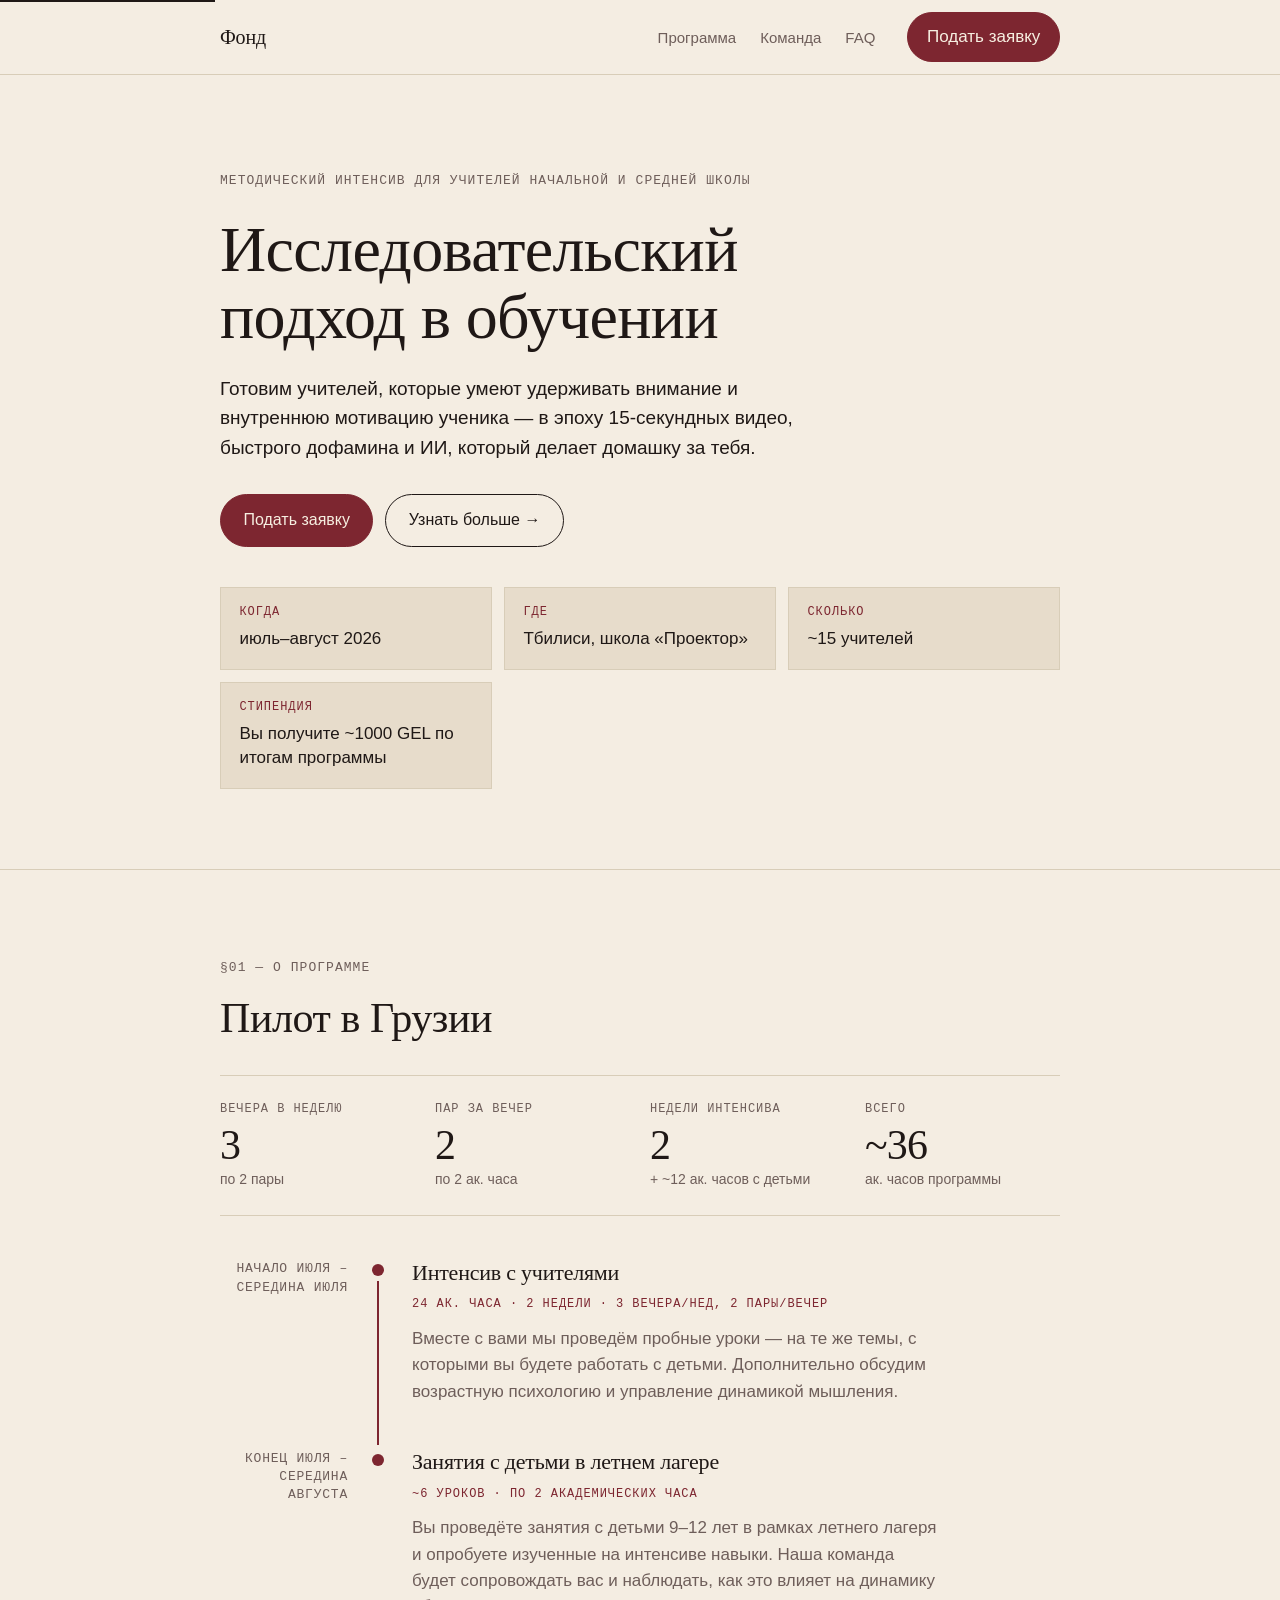
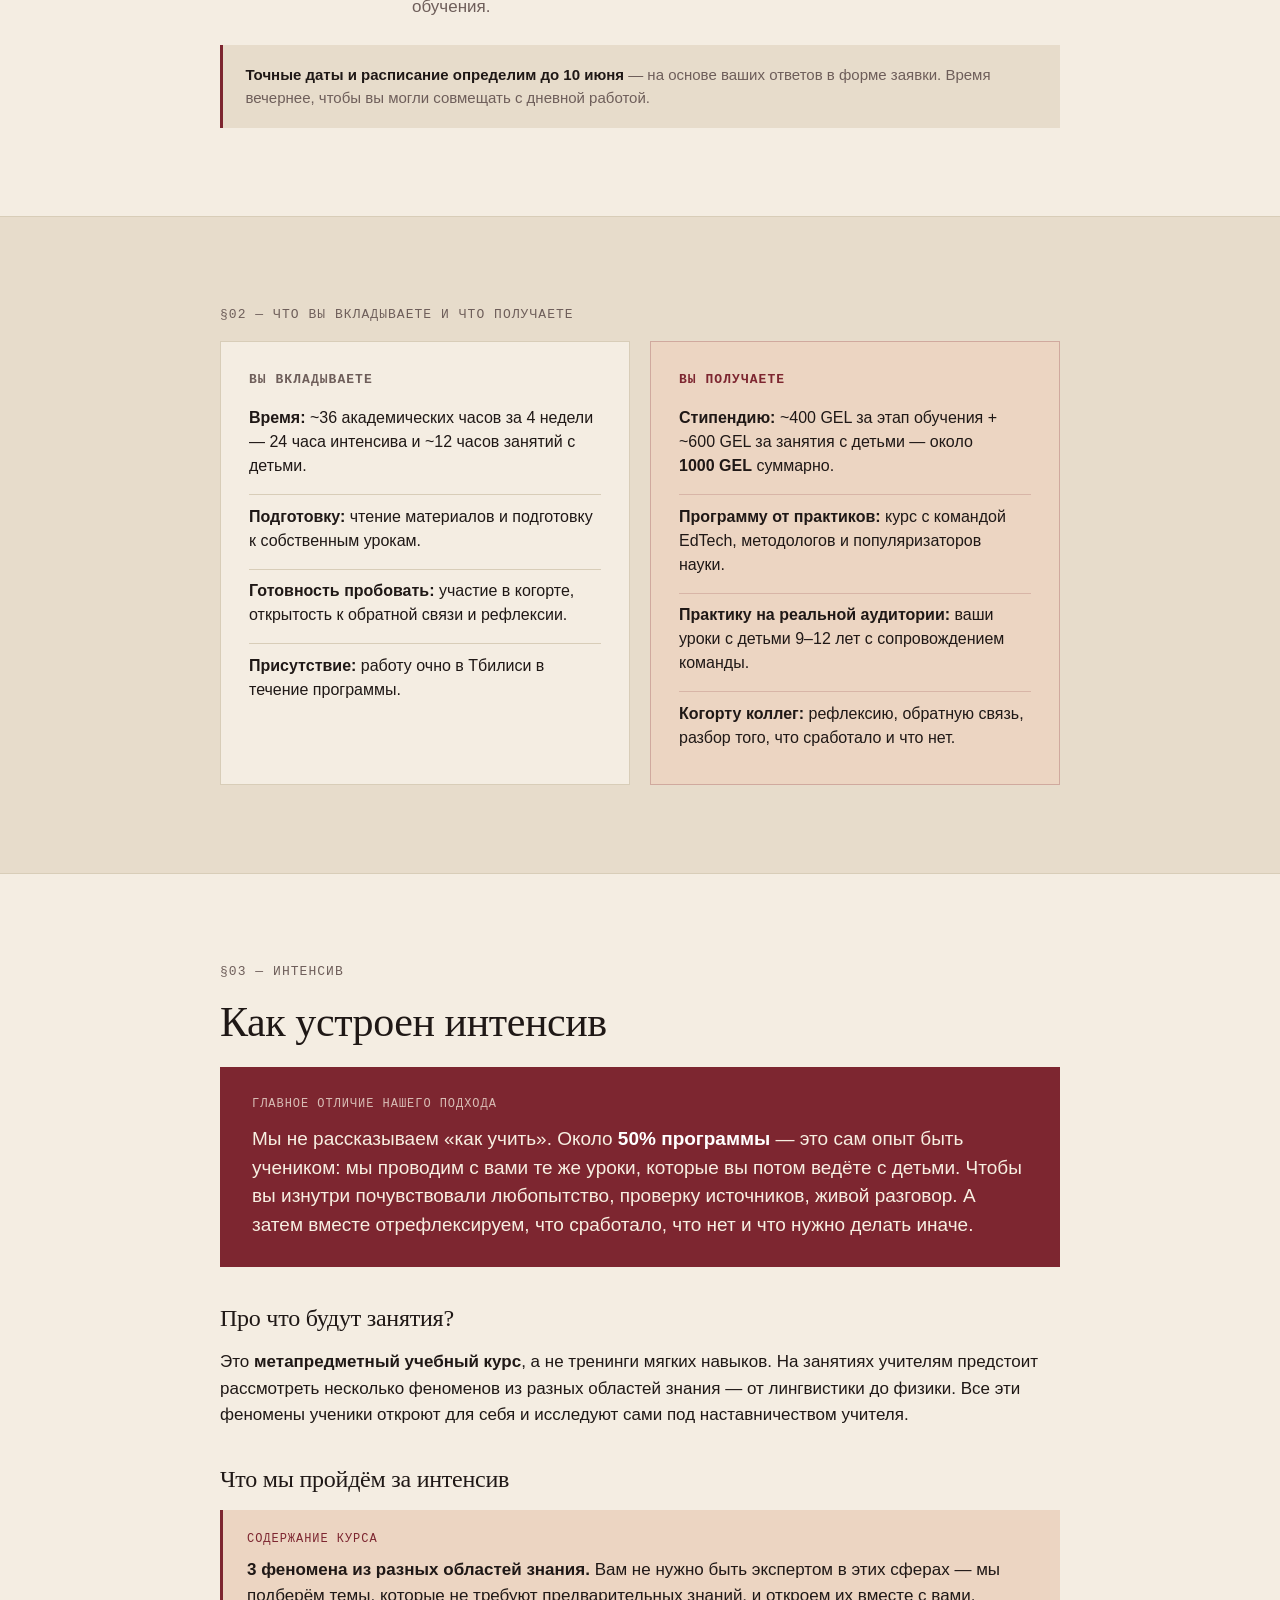
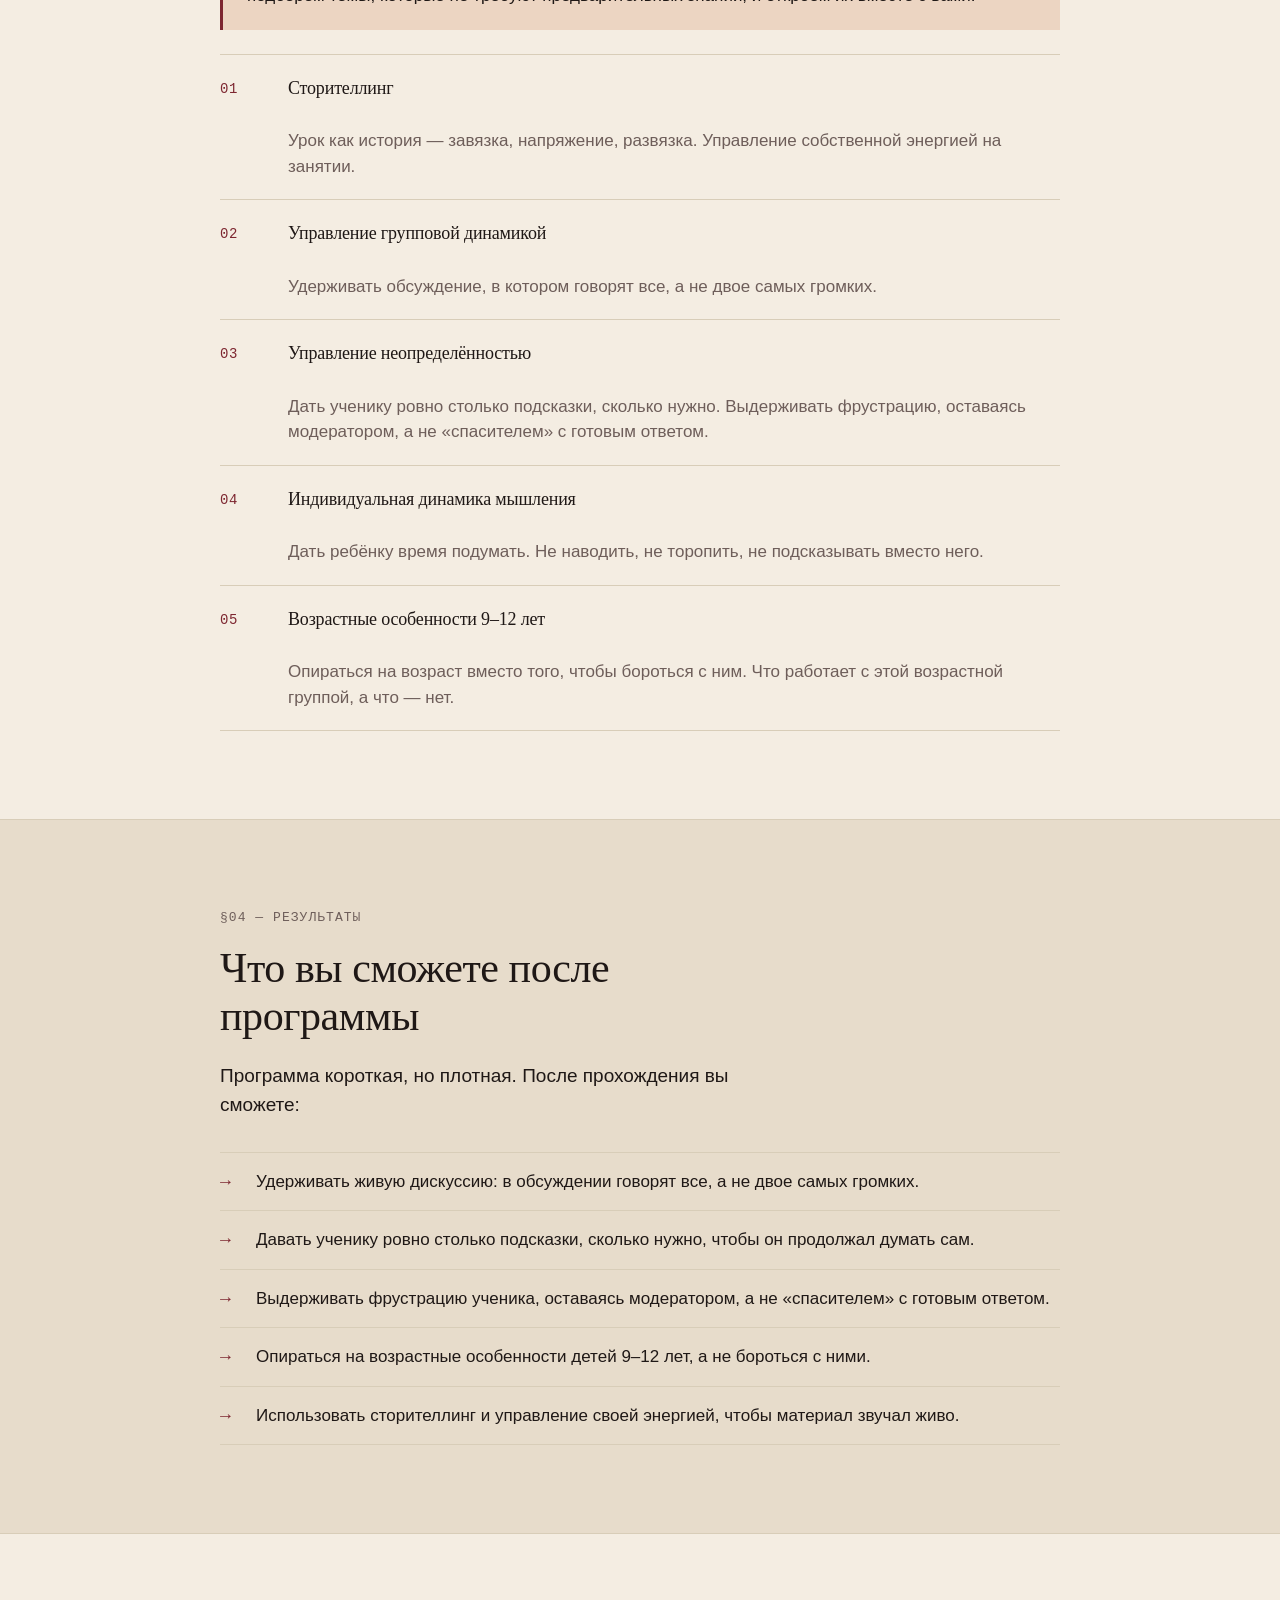
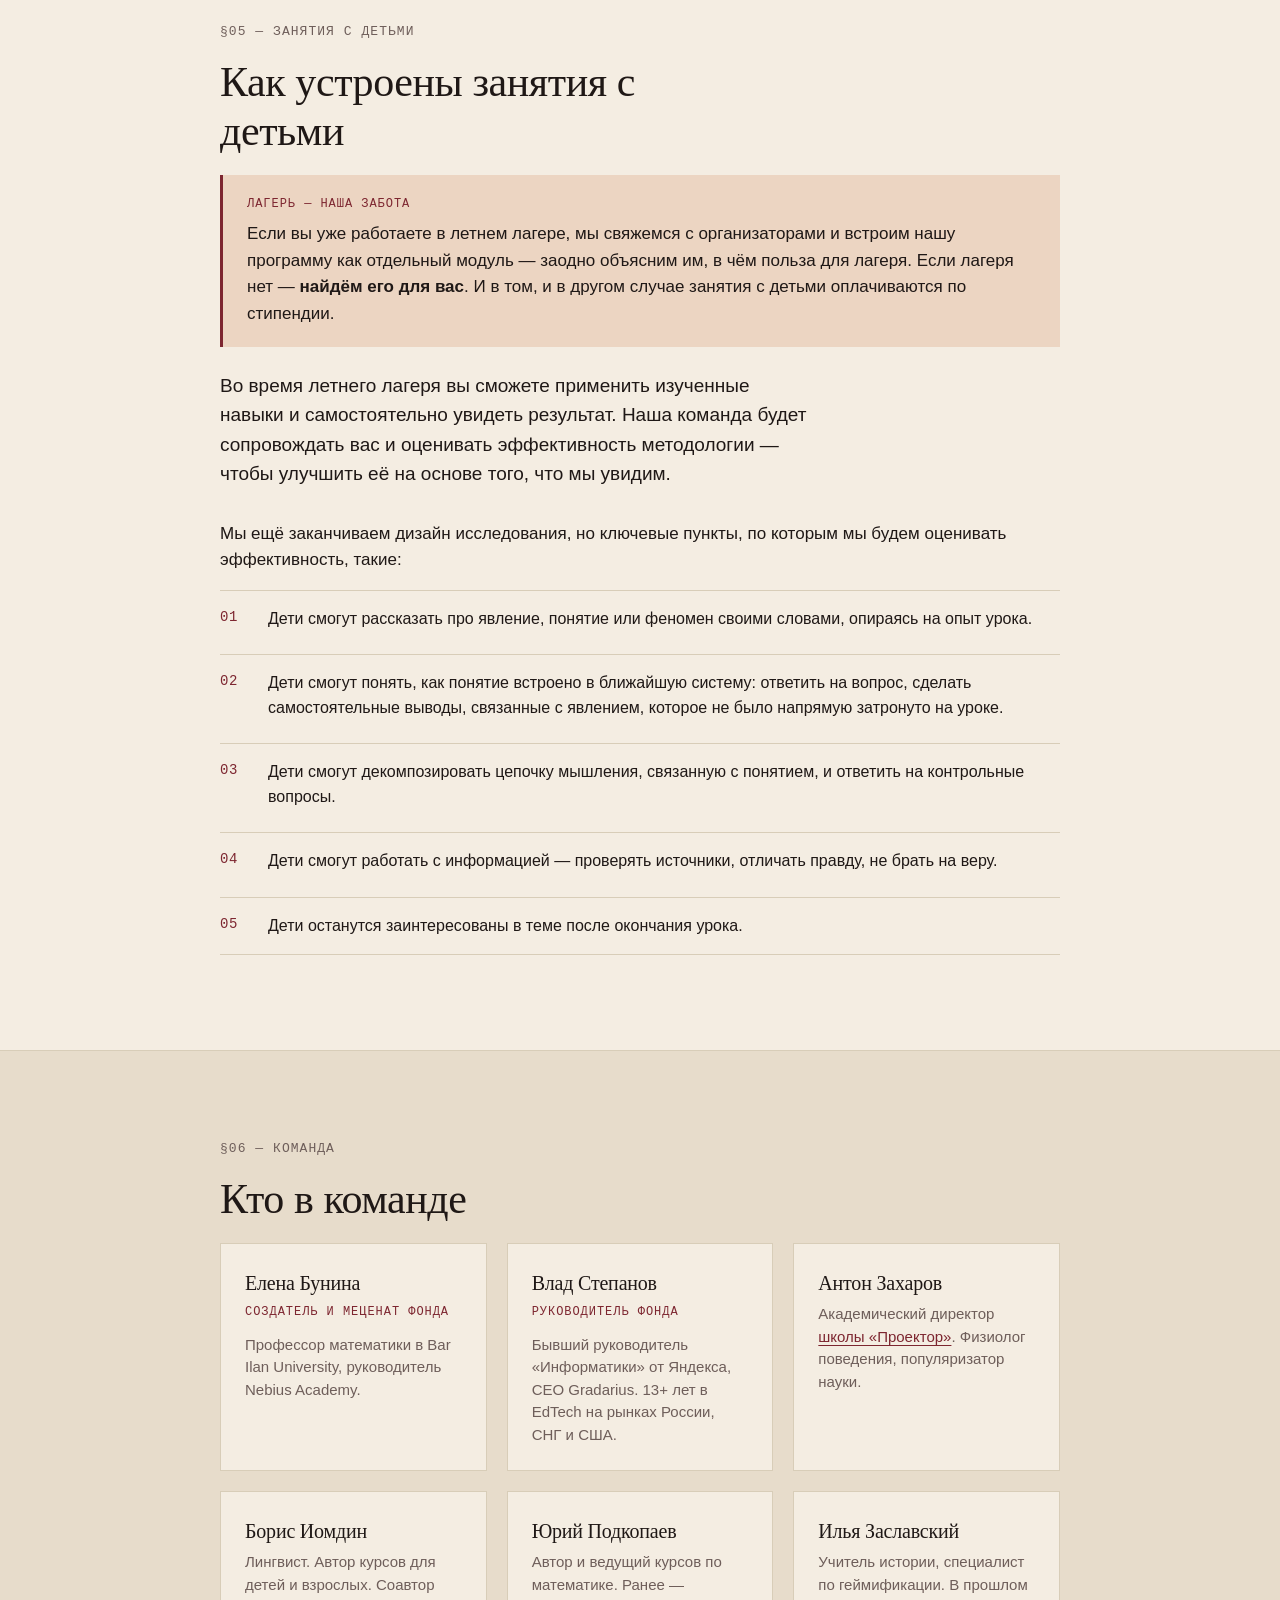
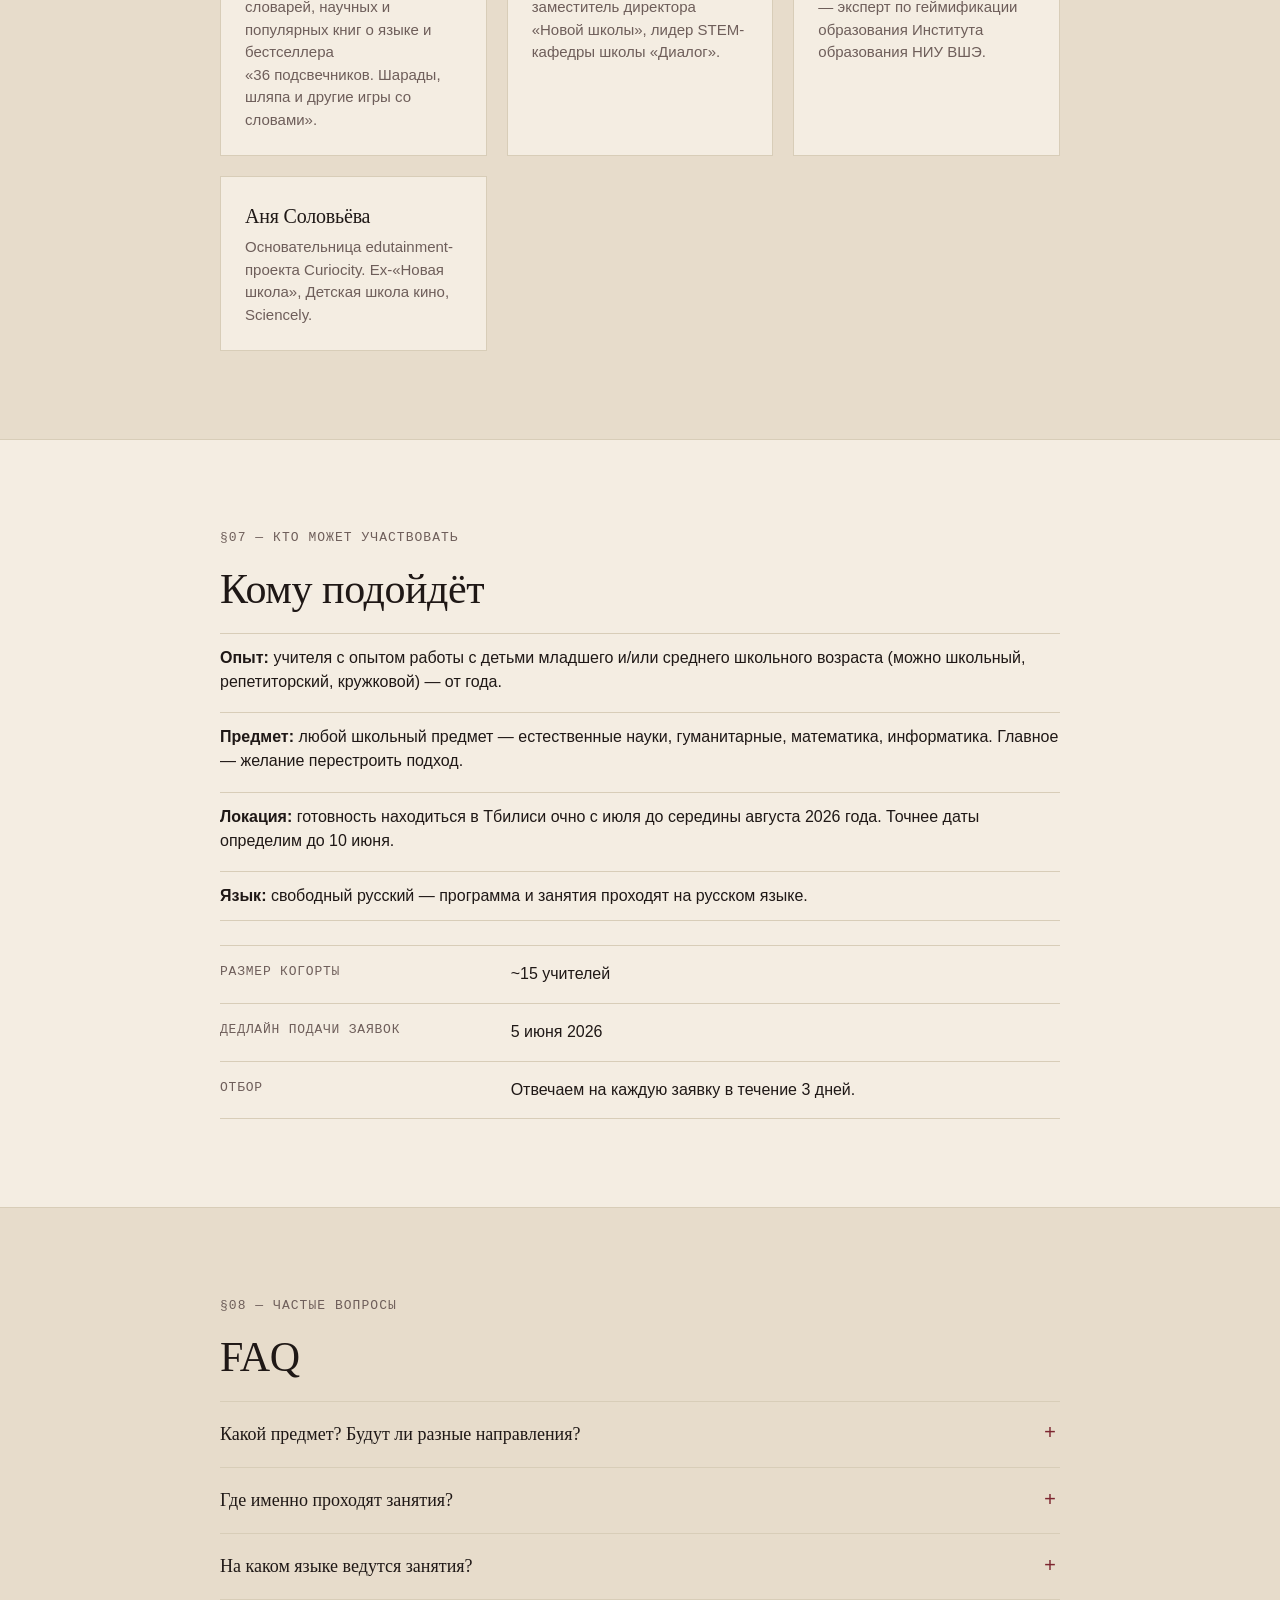
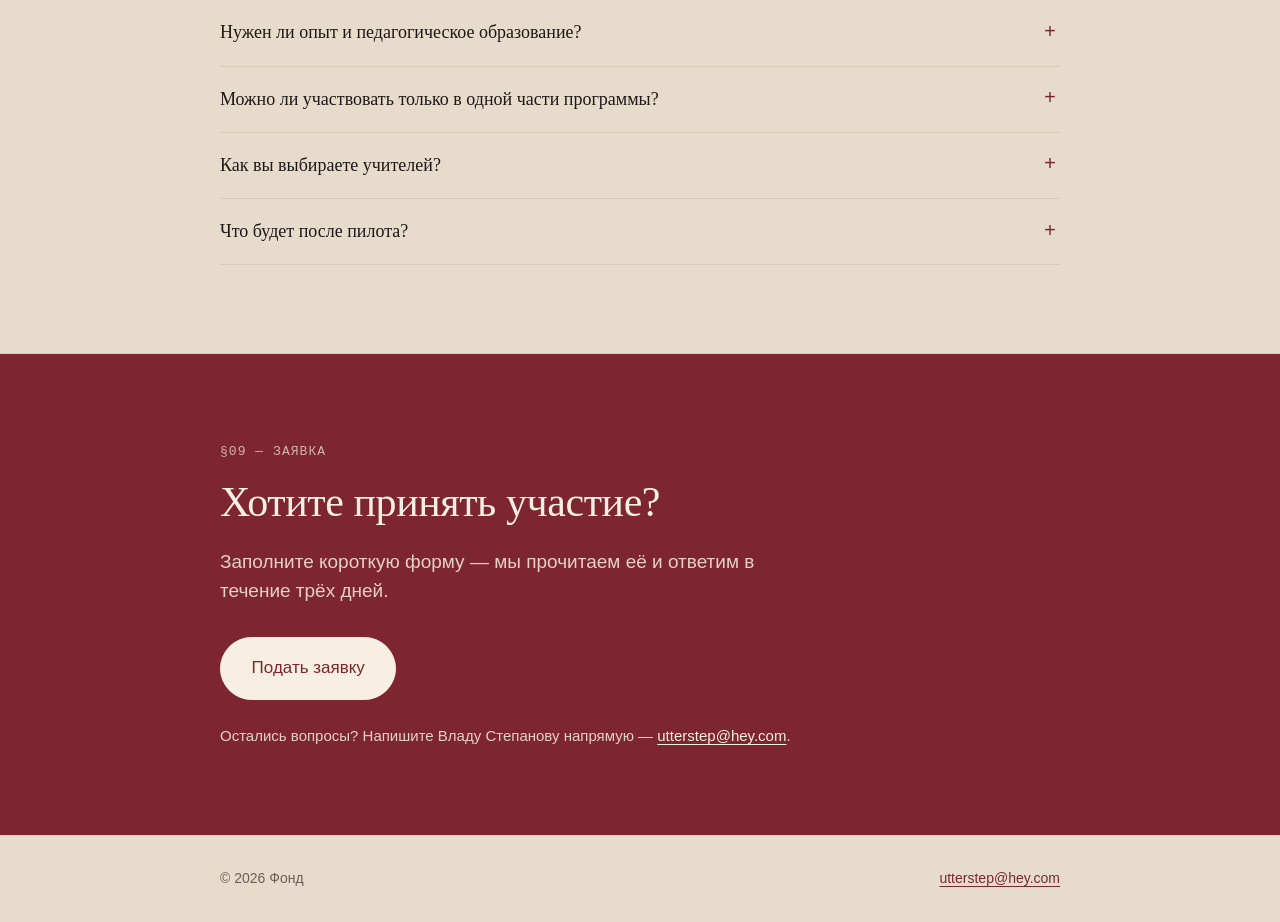
<file: index.html>
<!DOCTYPE html>
<html lang="ru">
<head>
  <meta charset="UTF-8">
  <meta name="viewport" content="width=device-width, initial-scale=1.0">
  <title>Летняя пилотная программа для учителей · Тбилиси · 2026</title>
  <meta name="description" content="Пилотная программа фонда для русскоязычных учителей в Грузии: интенсив и работа с детьми 9–12 лет в летнем лагере. Июль–август 2026, Тбилиси. Со стипендией.">

  <!-- TODO: replace example.com with the real domain before launch -->
  <link rel="canonical" href="https://example.com/">
  <meta property="og:title" content="Летняя пилотная программа для учителей · Тбилиси · 2026">
  <meta property="og:description" content="Интенсив и работа с детьми в летнем лагере. Июль–август 2026, Тбилиси. Со стипендией.">
  <meta property="og:type" content="website">
  <meta property="og:url" content="https://example.com/">
  <meta property="og:locale" content="ru_RU">
  <!-- TODO: add og:image url when social-share image is ready -->

  <!-- Bump ?v=… when styles.css or script.js changes, to defeat browser cache -->
  <link rel="stylesheet" href="styles.css?v=2026-06-05-1">
</head>
<body>
  <a class="skip-link" href="#main">Перейти к содержанию</a>

  <header class="site-header" id="top">
    <div class="container site-header__inner">
      <!-- TODO: replace "Фонд" with the real fund name -->
      <a class="brand" href="#top" aria-label="На главную">Фонд</a>
      <nav class="site-nav" aria-label="Разделы страницы">
        <a class="site-nav__link" href="#program">Программа</a>
        <a class="site-nav__link" href="#team">Команда</a>
        <a class="site-nav__link" href="#faq">FAQ</a>
        <a class="btn btn--primary site-nav__cta" data-apply href="https://forms.gle/m8J9WSR4fBe7s9ZJA" target="_blank" rel="noopener">Подать заявку</a>
      </nav>
    </div>
  </header>

  <main id="main">

    <!-- Hero -->
    <section class="hero" aria-labelledby="hero-title">
      <div class="container">
        <p class="hero__eyebrow">Методический интенсив для учителей начальной и средней школы</p>
        <h1 class="hero__title" id="hero-title">Исследовательский подход <span class="nowrap">в обучении</span></h1>
        <p class="hero__lead">
          Готовим учителей, которые умеют удерживать внимание и внутреннюю мотивацию ученика —
          в эпоху 15-секундных видео, быстрого дофамина и ИИ, который делает домашку за тебя.
        </p>

        <div class="hero__actions">
          <a class="btn btn--primary btn--lg" data-apply href="https://forms.gle/m8J9WSR4fBe7s9ZJA" target="_blank" rel="noopener">Подать заявку</a>
          <a class="btn btn--ghost btn--lg" href="#program">Узнать больше →</a>
        </div>
        <ul class="hero__badges" aria-label="Ключевые факты">
          <li><span class="badge-label">Когда</span> июль–август 2026</li>
          <li><span class="badge-label">Где</span> Тбилиси, школа «Проектор»</li>
          <!-- TODO: confirm cohort size -->
          <li><span class="badge-label">Сколько</span> ~15 учителей</li>
          <li><span class="badge-label">Стипендия</span> Вы получите <span class="nowrap">~1000 GEL</span> по итогам программы</li>
        </ul>
      </div>
    </section>

    <!-- §01 — О программе -->
    <section class="section" id="program" aria-labelledby="program-title">
      <div class="container">
        <p class="section-label">§01 — О программе</p>
        <h2 class="section-title" id="program-title">Пилот в Грузии</h2>

        <dl class="stats" aria-label="Расписание интенсива">
          <div class="stat">
            <dt class="stat__label">Вечера в неделю</dt>
            <dd class="stat__num">3</dd>
            <dd class="stat__unit">по 2 пары</dd>
          </div>
          <div class="stat">
            <dt class="stat__label">Пар за вечер</dt>
            <dd class="stat__num">2</dd>
            <dd class="stat__unit">по 2 ак. часа</dd>
          </div>
          <div class="stat">
            <dt class="stat__label">Недели интенсива</dt>
            <dd class="stat__num">2</dd>
            <dd class="stat__unit">+ ~12 ак. часов с детьми</dd>
          </div>
          <div class="stat">
            <dt class="stat__label">Всего</dt>
            <dd class="stat__num">~36</dd>
            <dd class="stat__unit">ак. часов программы</dd>
          </div>
        </dl>

        <div class="timeline" aria-label="Этапы программы">
          <article class="timeline__item">
            <p class="timeline__date">Начало июля&nbsp;–<br>середина июля</p>
            <div class="timeline__marker" aria-hidden="true"></div>
            <div class="timeline__content">
              <h3 class="timeline__title">Интенсив с учителями</h3>
              <p class="timeline__tag">24 ак. часа · 2 недели · 3 вечера/нед, 2 пары/вечер</p>
              <p class="timeline__desc">
                Вместе с вами мы проведём пробные уроки — на те же темы, с которыми вы будете
                работать с детьми. Дополнительно обсудим возрастную психологию и управление
                динамикой мышления.
              </p>
            </div>
          </article>

          <article class="timeline__item">
            <p class="timeline__date">Конец июля&nbsp;–<br>середина августа</p>
            <div class="timeline__marker" aria-hidden="true"></div>
            <div class="timeline__content">
              <h3 class="timeline__title">Занятия с детьми в летнем лагере</h3>
              <p class="timeline__tag">~6 уроков · по 2 академических часа</p>
              <p class="timeline__desc">
                Вы проведёте занятия с детьми 9–12 лет в рамках летнего лагеря и опробуете
                изученные на интенсиве навыки. Наша команда будет сопровождать вас и наблюдать,
                как это влияет на динамику обучения.
              </p>
            </div>
          </article>
        </div>

        <p class="timeline-note">
          <strong>Точные даты и расписание определим до 10 июня</strong> — на основе ваших
          ответов в форме заявки. Время вечернее, чтобы вы могли совмещать с дневной работой.
        </p>
      </div>
    </section>

    <!-- §02 — Что вы вкладываете / Что вы получаете -->
    <section class="section section--alt" id="exchange" aria-label="Что вы вкладываете и что получаете">
      <div class="container">
        <p class="section-label">§02 — Что вы вкладываете и что получаете</p>

        <div class="exchange">
          <div class="exchange__col">
            <h3 class="exchange__heading">Вы вкладываете</h3>
            <ul class="exchange__list">
              <li><strong>Время:</strong> ~36 академических часов за 4 недели — 24 часа интенсива и ~12 часов занятий с детьми.</li>
              <li><strong>Подготовку:</strong> чтение материалов и подготовку к собственным урокам.</li>
              <li><strong>Готовность пробовать:</strong> участие в когорте, открытость к обратной связи и рефлексии.</li>
              <li><strong>Присутствие:</strong> работу очно в Тбилиси в течение программы.</li>
            </ul>
          </div>

          <div class="exchange__col exchange__col--accent">
            <h3 class="exchange__heading">Вы получаете</h3>
            <ul class="exchange__list">
              <li><strong>Стипендию:</strong> <span class="nowrap">~400 GEL</span> за этап обучения + <span class="nowrap">~600 GEL</span> за занятия с детьми — около <strong><span class="nowrap">1000 GEL</span></strong> суммарно.</li>
              <li><strong>Программу от практиков:</strong> курс с командой EdTech, методологов и популяризаторов науки.</li>
              <li><strong>Практику на реальной аудитории:</strong> ваши уроки с детьми 9–12 лет с сопровождением команды.</li>
              <li><strong>Когорту коллег:</strong> рефлексию, обратную связь, разбор того, что сработало и что нет.</li>
            </ul>
          </div>
        </div>
      </div>
    </section>

    <!-- §03 — Как устроен интенсив -->
    <section class="section" id="workshops" aria-labelledby="workshops-title">
      <div class="container">
        <p class="section-label">§03 — Интенсив</p>
        <h2 class="section-title" id="workshops-title">Как устроен интенсив</h2>

        <div class="key-distinction">
          <p class="key-distinction__label">Главное отличие нашего подхода</p>
          <p class="key-distinction__body">
            Мы не рассказываем «как учить». Около <strong>50% программы</strong> — это сам опыт
            быть учеником: мы проводим с вами те же уроки, которые вы потом ведёте с детьми.
            Чтобы вы изнутри почувствовали любопытство, проверку источников, живой разговор.
            А затем вместе отрефлексируем, что сработало, что нет и что нужно делать иначе.
          </p>
        </div>

        <h3 class="section-subhead">Про что будут занятия?</h3>
        <p>
          Это <strong>метапредметный учебный курс</strong>, а не тренинги мягких навыков.
          На занятиях учителям предстоит рассмотреть несколько феноменов из разных областей
          знания — от лингвистики до физики. Все эти феномены ученики откроют для себя
          и исследуют сами под наставничеством учителя.
        </p>

        <h3 class="section-subhead">Что мы пройдём за интенсив</h3>

        <aside class="modules-intro" aria-label="Содержание курса">
          <p class="modules-intro__label">Содержание курса</p>
          <p class="modules-intro__body">
            <strong>3 феномена из разных областей знания.</strong> Вам не нужно быть экспертом
            в этих сферах — мы подберём темы, которые не требуют предварительных знаний,
            и откроем их вместе с вами.
          </p>
        </aside>

        <ol class="modules" aria-label="Модули интенсива">
          <li>
            <span class="module__title">Сторителлинг</span>
            <span class="module__desc">Урок как история — завязка, напряжение, развязка. Управление собственной энергией на занятии.</span>
          </li>
          <li>
            <span class="module__title">Управление групповой динамикой</span>
            <span class="module__desc">Удерживать обсуждение, в котором говорят все, а не двое самых громких.</span>
          </li>
          <li>
            <span class="module__title">Управление неопределённостью</span>
            <span class="module__desc">Дать ученику ровно столько подсказки, сколько нужно. Выдерживать фрустрацию, оставаясь модератором, а не «спасителем» с готовым ответом.</span>
          </li>
          <li>
            <span class="module__title">Индивидуальная динамика мышления</span>
            <span class="module__desc">Дать ребёнку время подумать. Не наводить, не торопить, не подсказывать вместо него.</span>
          </li>
          <li>
            <span class="module__title">Возрастные особенности 9–12 лет</span>
            <span class="module__desc">Опираться на возраст вместо того, чтобы бороться с ним. Что работает с этой возрастной группой, а что — нет.</span>
          </li>
        </ol>
      </div>
    </section>

    <!-- §04 — Результаты -->
    <section class="section section--alt" id="outcomes" aria-labelledby="outcomes-title">
      <div class="container">
        <p class="section-label">§04 — Результаты</p>
        <h2 class="section-title" id="outcomes-title">Что вы сможете после программы</h2>

        <p class="section-lead">
          Программа короткая, но плотная. После прохождения вы сможете:
        </p>

        <ul class="outcomes" aria-label="Результаты программы">
          <li>Удерживать живую дискуссию: в обсуждении говорят все, а не двое самых громких.</li>
          <li>Давать ученику ровно столько подсказки, сколько нужно, чтобы он продолжал думать сам.</li>
          <li>Выдерживать фрустрацию ученика, оставаясь модератором, а не «спасителем» с готовым ответом.</li>
          <li>Опираться на возрастные особенности детей 9–12 лет, а не бороться с ними.</li>
          <li>Использовать сторителлинг и управление своей энергией, чтобы материал звучал живо.</li>
        </ul>
      </div>
    </section>

    <!-- §05 — Как устроены занятия с детьми -->
    <section class="section" id="camp" aria-labelledby="camp-title">
      <div class="container">
        <p class="section-label">§05 — Занятия с детьми</p>
        <h2 class="section-title" id="camp-title">Как устроены занятия с детьми</h2>

        <aside class="modules-intro" aria-label="Лагерь — наша забота">
          <p class="modules-intro__label">Лагерь — наша забота</p>
          <p class="modules-intro__body">
            Если вы уже работаете в летнем лагере, мы свяжемся с организаторами и встроим
            нашу программу как отдельный модуль — заодно объясним им, в чём польза для лагеря.
            Если лагеря нет — <strong>найдём его для вас</strong>. И в том, и в другом случае
            занятия с детьми оплачиваются по стипендии.
          </p>
        </aside>

        <p class="section-lead">
          Во время летнего лагеря вы сможете применить изученные навыки и самостоятельно
          увидеть результат.
          Наша команда будет сопровождать вас и оценивать эффективность методологии — чтобы
          улучшить её на основе того, что мы увидим.
        </p>

        <p class="paragraph-lead">
          Мы ещё заканчиваем дизайн исследования, но ключевые пункты, по которым мы будем
          оценивать эффективность, такие:
        </p>

        <ol class="criteria">
          <li>
            Дети смогут рассказать про явление, понятие или феномен своими словами, опираясь
            на опыт урока.
          </li>
          <li>
            Дети смогут понять, как понятие встроено в ближайшую систему: ответить на вопрос,
            сделать самостоятельные выводы, связанные с явлением, которое не было напрямую
            затронуто на уроке.
          </li>
          <li>
            Дети смогут декомпозировать цепочку мышления, связанную с понятием, и ответить
            на контрольные вопросы.
          </li>
          <li>
            Дети смогут работать с информацией — проверять источники, отличать правду,
            не брать на веру.
          </li>
          <li>Дети останутся заинтересованы в теме после окончания урока.</li>
        </ol>
      </div>
    </section>

    <!-- §06 — Кто в команде -->
    <section class="section section--alt" id="team" aria-labelledby="team-title">
      <div class="container">
        <p class="section-label">§06 — Команда</p>
        <h2 class="section-title" id="team-title">Кто в команде</h2>

        <div class="team">
          <article class="team-card">
            <h3 class="team-card__name"><a class="team-card__link" href="https://www.linkedin.com/in/elena-bunina-738522eb/" target="_blank" rel="noopener">Елена Бунина</a></h3>
            <p class="team-card__role">Создатель и меценат фонда</p>
            <p class="team-card__bio">
              Профессор математики в Bar Ilan University, руководитель Nebius Academy.
            </p>
          </article>

          <article class="team-card">
            <h3 class="team-card__name"><a class="team-card__link" href="https://www.linkedin.com/in/utterstep/" target="_blank" rel="noopener">Влад Степанов</a></h3>
            <p class="team-card__role">Руководитель фонда</p>
            <p class="team-card__bio">
              Бывший руководитель «Информатики» от Яндекса, CEO Gradarius. 13+ лет в EdTech
              на рынках России, СНГ и США.
            </p>
          </article>

          <article class="team-card">
            <h3 class="team-card__name">Антон Захаров</h3>
            <p class="team-card__bio">
              Академический директор <a class="link" href="https://www.projector-school.ge/" target="_blank" rel="noopener">школы «Проектор»</a>. Физиолог поведения, популяризатор науки.
            </p>
          </article>

          <article class="team-card">
            <h3 class="team-card__name">Борис Иомдин</h3>
            <p class="team-card__bio">
              Лингвист. Автор курсов для детей и взрослых. Соавтор словарей, научных и популярных
              книг о языке и бестселлера «<span class="nowrap">36 подсвечников</span>. Шарады, шляпа и другие игры со словами».
            </p>
          </article>

          <article class="team-card">
            <h3 class="team-card__name">Юрий Подкопаев</h3>
            <p class="team-card__bio">
              Автор и ведущий курсов по математике. Ранее — заместитель директора «Новой школы»,
              лидер STEM-кафедры школы «Диалог».
            </p>
          </article>

          <article class="team-card">
            <h3 class="team-card__name">Илья Заславский</h3>
            <p class="team-card__bio">
              Учитель истории, специалист по геймификации. В прошлом — эксперт по геймификации
              образования Института образования НИУ ВШЭ.
            </p>
          </article>

          <article class="team-card">
            <h3 class="team-card__name">Аня Соловьёва</h3>
            <p class="team-card__bio">
              Основательница edutainment-проекта Curiocity. Ex-«Новая школа», Детская школа кино,
              Sciencely.
            </p>
          </article>
        </div>
      </div>
    </section>

    <!-- §07 — Кто может участвовать -->
    <section class="section" id="eligibility" aria-labelledby="eligibility-title">
      <div class="container">
        <p class="section-label">§07 — Кто может участвовать</p>
        <h2 class="section-title" id="eligibility-title">Кому подойдёт</h2>

        <!-- TODO: replace placeholder eligibility criteria with the final wording -->
        <ul class="topics">
          <li><strong>Опыт:</strong> учителя с опытом работы с детьми младшего и/или среднего школьного возраста (можно школьный, репетиторский, кружковой) — от года.</li>
          <li><strong>Предмет:</strong> любой школьный предмет — естественные науки, гуманитарные, математика, информатика. Главное — желание перестроить подход.</li>
          <li><strong>Локация:</strong> готовность находиться в Тбилиси очно с июля до середины августа 2026 года. Точнее даты определим до 10 июня.</li>
          <li><strong>Язык:</strong> свободный русский — программа и занятия проходят на русском языке.</li>
        </ul>

        <dl class="facts">
          <div class="facts__row">
            <dt>Размер когорты</dt>
            <!-- TODO: confirm cohort size -->
            <dd>~15 учителей</dd>
          </div>
          <div class="facts__row">
            <dt>Дедлайн подачи заявок</dt>
            <!-- TODO: confirm deadline date -->
            <dd>5 июня 2026</dd>
          </div>
          <div class="facts__row">
            <dt>Отбор</dt>
            <dd>Отвечаем на каждую заявку в течение 3 дней.</dd>
          </div>
        </dl>
      </div>
    </section>

    <!-- §08 — FAQ -->
    <section class="section section--alt" id="faq" aria-labelledby="faq-title">
      <div class="container">
        <p class="section-label">§08 — Частые вопросы</p>
        <h2 class="section-title" id="faq-title">FAQ</h2>

        <div class="faq">
          <!-- TODO: replace placeholder FAQ answers with real answers -->
          <details class="faq__item">
            <summary>Какой предмет? Будут ли разные направления?</summary>
            <p>
              Мы открыты к учителям разных предметов — естественных и гуманитарных. На пилоте
              мы сосредоточимся на нескольких темах, которые подходят детям 9–12 лет; точный
              список тем сообщим до начала программы.
            </p>
          </details>

          <details class="faq__item">
            <summary>Где именно проходят занятия?</summary>
            <p>
              Интенсив проходит в <a class="link" href="https://www.projector-school.ge/" target="_blank" rel="noopener">школе «Проектор»</a> в Тбилиси —
              команда школы поддерживает наш пилот и приютила его в своих помещениях, за что мы
              им очень благодарны.
            </p>
          </details>

          <details class="faq__item">
            <summary>На каком языке ведутся занятия?</summary>
            <p>
              Интенсив и занятия с детьми проходят на русском языке. Свободного владения русским
              достаточно — знание грузинского или английского не требуется.
            </p>
          </details>

          <details class="faq__item">
            <summary>Нужен ли опыт и педагогическое образование?</summary>
            <p>
              Педагогический диплом не обязателен. Нам важнее реальный опыт работы с детьми
              младшего и/или среднего школьного возраста — в школе, в репетиторстве, в кружках
              или летних лагерях.
            </p>
          </details>

          <details class="faq__item">
            <summary>Можно ли участвовать только в одной части программы?</summary>
            <p>
              Нет. Интенсив и занятия в лагере — единая программа: на интенсиве вы готовитесь,
              в лагере применяете и получаете обратную связь от команды. Поэтому участие
              в обеих частях обязательно.
            </p>
          </details>

          <details class="faq__item">
            <summary>Как вы выбираете учителей?</summary>
            <p>
              Мы читаем все заявки и отвечаем в течение трёх дней. С частью кандидатов проводим
              короткое онлайн-знакомство. Решение по составу когорты сообщаем индивидуально.
            </p>
          </details>

          <details class="faq__item">
            <summary>Что будет после пилота?</summary>
            <p>
              По итогам пилота мы дорабатываем методологию и публикуем краткий отчёт. Учителям
              из пилотной когорты мы первым делом рассказываем о следующих программах фонда
              и возможностях продолжить сотрудничество.
            </p>
          </details>
        </div>
      </div>
    </section>

    <!-- §09 — Apply -->
    <section class="section section--apply" id="apply" aria-labelledby="apply-title">
      <div class="container">
        <p class="section-label">§09 — Заявка</p>
        <h2 class="section-title" id="apply-title">Хотите принять участие?</h2>
        <p class="section-lead">
          Заполните короткую форму — мы прочитаем её и ответим в течение трёх дней.
        </p>
        <p class="apply__actions">
          <a class="btn btn--primary btn--xl" data-apply href="https://forms.gle/m8J9WSR4fBe7s9ZJA" target="_blank" rel="noopener">Подать заявку</a>
        </p>
        <p class="apply__contact">
          Остались вопросы? Напишите Владу Степанову напрямую — <a class="link" href="mailto:utterstep@hey.com">utterstep@hey.com</a>.
        </p>
      </div>
    </section>
  </main>

  <a class="sticky-cta" data-apply href="https://forms.gle/m8J9WSR4fBe7s9ZJA" target="_blank" rel="noopener" aria-label="Подать заявку">
    Подать заявку
  </a>

  <footer class="site-footer">
    <div class="container site-footer__inner">
      <!-- TODO: replace "Фонд" with the real fund name -->
      <p>© 2026 Фонд</p>
      <p><a class="link" href="mailto:utterstep@hey.com">utterstep@hey.com</a></p>
    </div>
  </footer>

  <script src="script.js?v=2026-05-21-1"></script>
</body>
</html>
</file>
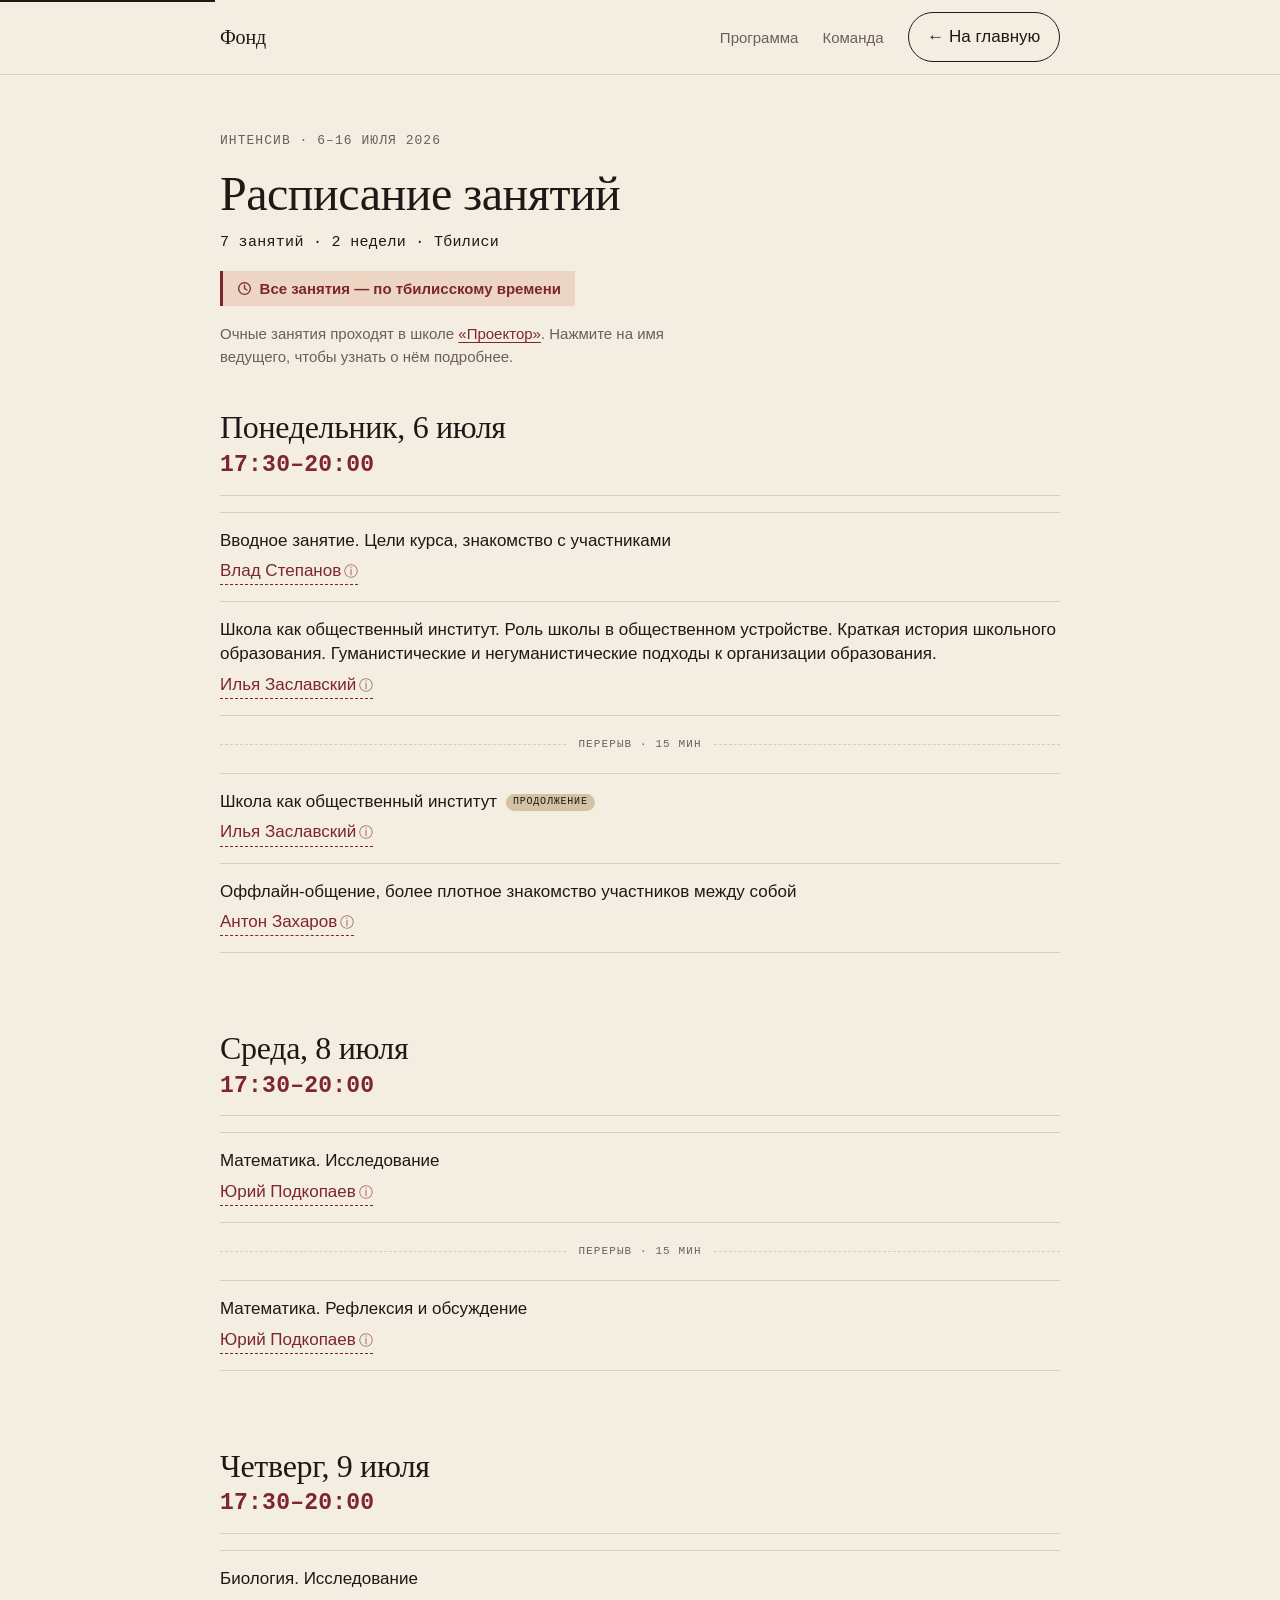
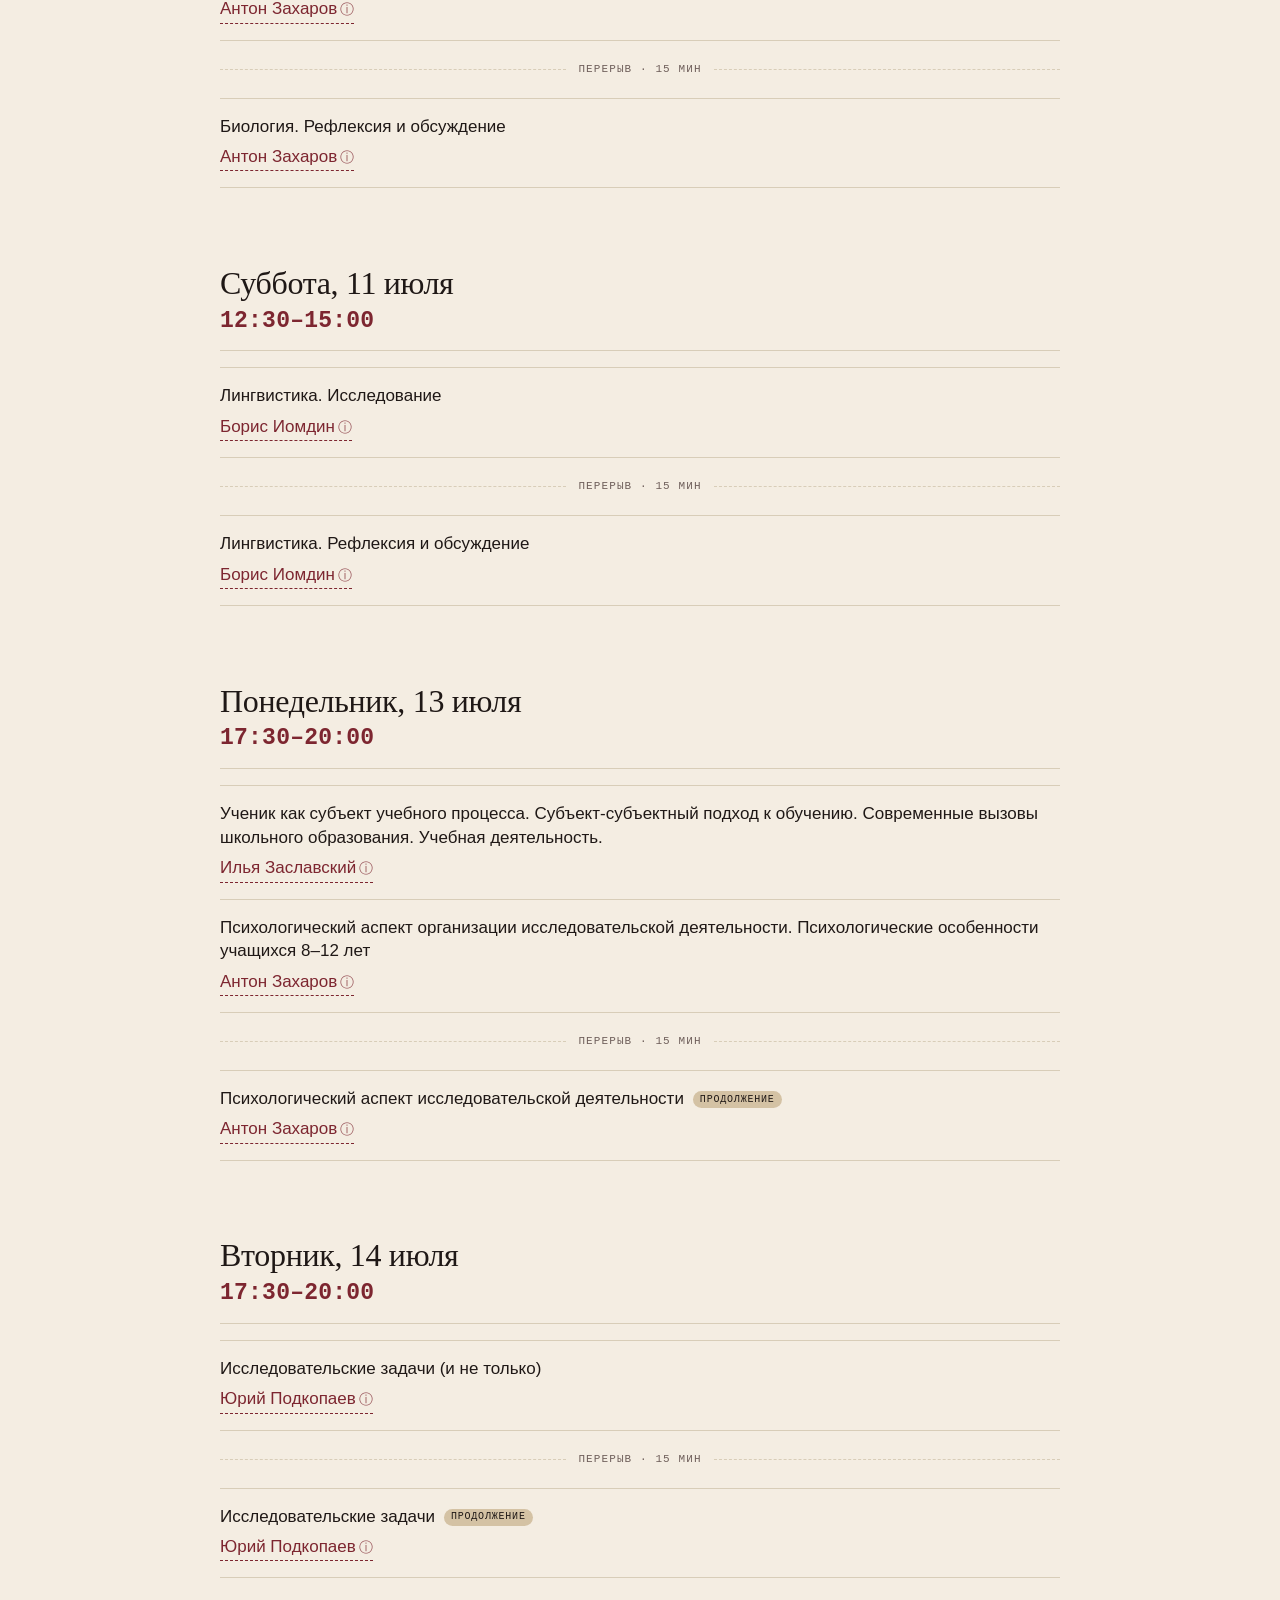
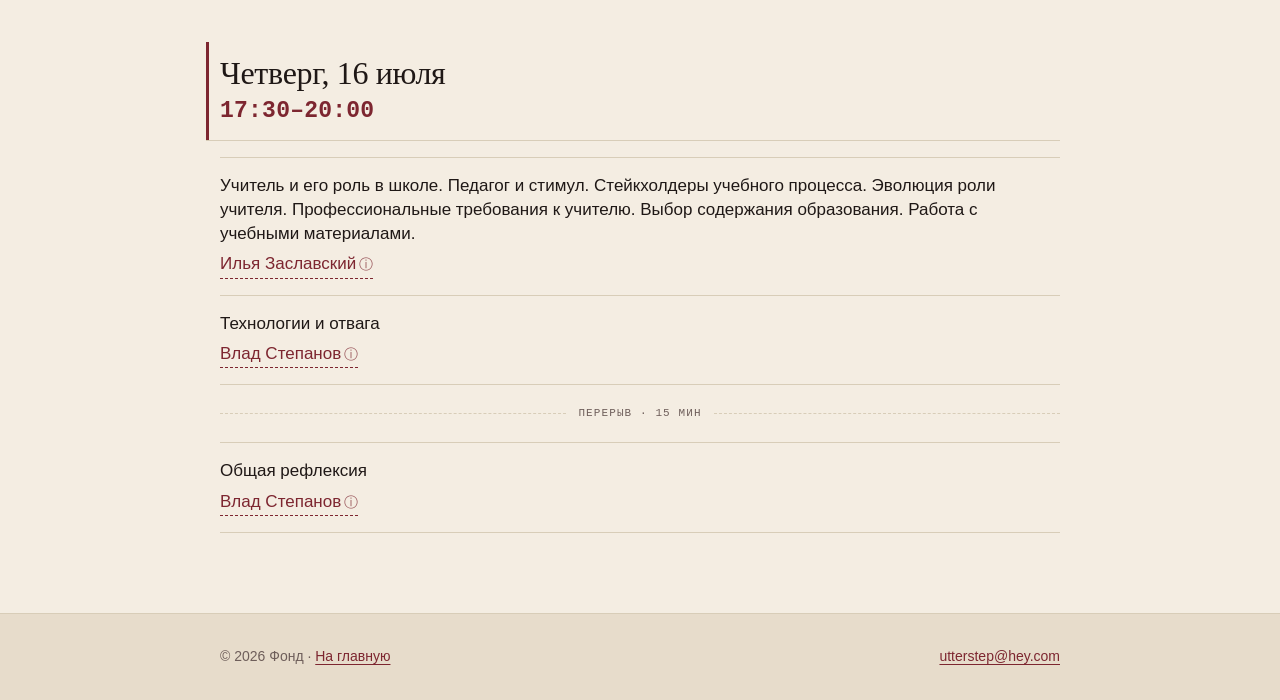
<file: schedule/index.html>
<!DOCTYPE html>
<html lang="ru">
<head>
  <meta charset="UTF-8">
  <meta name="viewport" content="width=device-width, initial-scale=1.0">
  <title>Расписание интенсива · Тбилиси · 2026</title>
  <meta name="description" content="Расписание методического интенсива для учителей: 7 занятий, 6–16 июля 2026, Тбилиси. Время по Тбилиси.">
  <meta name="robots" content="noindex, follow">
  <link rel="canonical" href="https://example.com/schedule/">

  <!-- Bump ?v=… when styles.css changes, to defeat browser cache -->
  <link rel="stylesheet" href="../styles.css?v=2026-06-05-1">

  <style>
    /* ---- Schedule page (scoped) ---- */
    :root { --site-h: 64px; }

    .sched-hero {
      padding: clamp(2.25rem, 6vw, 3.5rem) 0 clamp(1.25rem, 3vw, 1.75rem);
    }
    .sched-hero__title {
      font-size: clamp(2rem, 1.5rem + 2vw, 3rem);
      line-height: 1.08;
      margin: 0.5rem 0 0.75rem;
    }
    .sched-hero__sub {
      font-family: var(--font-mono);
      font-size: 0.9375rem;
      letter-spacing: 0.02em;
      color: var(--ink);
      margin: 0 0 1rem;
    }
    .sched-hero__note {
      font-size: 0.9375rem;
      color: var(--ink-muted);
      max-width: 60ch;
      line-height: 1.55;
      margin: 0;
    }
    .tz-note {
      display: inline-flex;
      align-items: center;
      gap: 0.5rem;
      margin: 0 0 1rem;
      padding: 0.5rem 0.85rem;
      background: var(--accent-soft);
      border-left: 3px solid var(--accent);
      color: var(--accent);
      font-weight: 600;
      font-size: 0.9375rem;
      line-height: 1.3;
    }
    .tz-note__icon { flex: none; }

    .schedule { padding-bottom: clamp(3rem, 8vw, 5rem); }

    /* All days are visible; each day's header sticks while its day is in view */
    .day {
      display: block;
      scroll-margin-top: var(--site-h);
      padding-bottom: 2rem;
      margin-bottom: 2rem;
    }
    .day:last-child { margin-bottom: 0; padding-bottom: 0; }

    .day__head {
      position: sticky;
      top: var(--site-h);
      z-index: 5;
      background: var(--bg);
      padding: 0.85rem 0 0.7rem;
      margin-bottom: 1rem;
      border-bottom: 1px solid var(--rule);
    }
    .day.is-current .day__head {
      box-shadow: inset 3px 0 0 var(--accent);
      padding-left: 0.85rem;
      margin-left: -0.85rem;
    }
    .day__title {
      font-family: var(--font-serif);
      font-size: clamp(1.5rem, 1.2rem + 1.4vw, 2rem);
      font-weight: 500;
      line-height: 1.1;
      margin: 0 0 0.15rem;
    }
    .day__time {
      font-family: var(--font-mono);
      font-size: clamp(1.125rem, 1rem + 0.7vw, 1.4375rem);
      font-weight: 700;
      letter-spacing: 0.01em;
      color: var(--accent);
      margin: 0;
    }

    /* Sessions */
    .sessions {
      list-style: none;
      margin: 0;
      padding: 0;
      border-top: 1px solid var(--rule);
    }
    .session {
      margin: 0;
      padding: 1rem 0;
      border-bottom: 1px solid var(--rule);
    }
    .session__title {
      margin: 0 0 0.35rem;
      font-size: 1.0625rem;
      line-height: 1.4;
      color: var(--ink);
    }
    .session__by { margin: 0; }

    .tag {
      display: inline-block;
      vertical-align: middle;
      font-family: var(--font-mono);
      font-size: 0.625rem;
      text-transform: uppercase;
      letter-spacing: 0.08em;
      padding: 0.1rem 0.45rem;
      margin-left: 0.25rem;
      border-radius: 999px;
      white-space: nowrap;
      background: var(--bg-deep);
      color: var(--ink);
    }

    .pair-break {
      display: flex;
      align-items: center;
      gap: 0.75rem;
      margin: 1.25rem 0;
      font-family: var(--font-mono);
      font-size: 0.6875rem;
      text-transform: uppercase;
      letter-spacing: 0.1em;
      color: var(--ink-muted);
    }
    .pair-break::before, .pair-break::after {
      content: "";
      flex: 1;
      border-top: 1px dashed var(--rule);
    }

    /* Speaker button -> popover */
    .speaker {
      font: inherit;
      background: none;
      border: 0;
      padding: 0;
      margin: 0;
      cursor: pointer;
      color: var(--accent);
      font-weight: 500;
      border-bottom: 1px dashed currentColor;
      transition: color 0.15s ease;
    }
    .speaker::after {
      content: "ⓘ";
      font-size: 0.8em;
      margin-left: 0.2em;
      opacity: 0.75;
      border: 0;
    }
    .speaker:hover, .speaker:focus-visible { color: var(--accent-hover); }

    /* Popover (native, works without JS) */
    .popover {
      position: fixed;
      width: min(92vw, 23rem);
      max-height: 80vh;
      overflow: auto;
      margin: auto;
      padding: 1.75rem 1.5rem 1.5rem;
      background: var(--bg);
      color: var(--ink);
      border: 1px solid var(--rule);
      box-shadow: 0 24px 64px rgba(31, 24, 22, 0.28);
    }
    .popover::backdrop {
      background: rgba(31, 24, 22, 0.45);
      -webkit-backdrop-filter: blur(2px);
      backdrop-filter: blur(2px);
    }
    .popover__close {
      position: absolute;
      top: 0.5rem;
      right: 0.6rem;
      background: none;
      border: 0;
      font-size: 1.5rem;
      line-height: 1;
      color: var(--ink-muted);
      cursor: pointer;
      padding: 0.25rem 0.4rem;
    }
    .popover__close:hover, .popover__close:focus-visible { color: var(--ink); }
    .popover__name {
      font-family: var(--font-serif);
      font-size: 1.375rem;
      font-weight: 500;
      letter-spacing: -0.01em;
      margin: 0 0 0.25rem;
      padding-right: 1.5rem;
    }
    .popover__role {
      font-family: var(--font-mono);
      font-size: 0.6875rem;
      text-transform: uppercase;
      letter-spacing: 0.08em;
      color: var(--accent);
      margin: 0 0 0.75rem;
    }
    .popover__bio {
      font-size: 0.9375rem;
      line-height: 1.55;
      color: var(--ink-muted);
      margin: 0;
    }
    .popover__link { margin: 0.75rem 0 0; }

    @media (prefers-reduced-motion: no-preference) {
      .popover:popover-open { animation: pop-in 0.16s ease; }
      @keyframes pop-in { from { opacity: 0; transform: translateY(6px); } to { opacity: 1; transform: none; } }
    }

    @media (max-width: 480px) {
      .session__title { font-size: 1rem; }
    }
  </style>
</head>
<body>
  <a class="skip-link" href="#main">Перейти к содержанию</a>

  <header class="site-header" id="top">
    <div class="container site-header__inner">
      <!-- TODO: replace "Фонд" with the real fund name -->
      <a class="brand" href="../" aria-label="На главную">Фонд</a>
      <nav class="site-nav" aria-label="Навигация">
        <a class="site-nav__link" href="../#program">Программа</a>
        <a class="site-nav__link" href="../#team">Команда</a>
        <a class="btn btn--ghost" href="../">← На главную</a>
      </nav>
    </div>
  </header>

  <main id="main">
    <div class="container">
      <section class="sched-hero" aria-labelledby="sched-title">
        <p class="section-label">Интенсив · 6–16 июля 2026</p>
        <h1 class="sched-hero__title" id="sched-title">Расписание занятий</h1>
        <p class="sched-hero__sub">7 занятий · 2 недели · Тбилиси</p>
        <p class="tz-note">
          <svg class="tz-note__icon" viewBox="0 0 16 16" width="15" height="15" aria-hidden="true" fill="none" stroke="currentColor" stroke-width="1.4" stroke-linecap="round" stroke-linejoin="round"><circle cx="8" cy="8" r="6.25"/><path d="M8 4.4V8l2.6 1.6"/></svg>
          Все занятия — по&nbsp;тбилисскому времени
        </p>
        <p class="sched-hero__note">
          Очные занятия проходят в&nbsp;школе
          <a class="link" href="https://maps.app.goo.gl/hXuxNuRaT9cfJFYAA" target="_blank" rel="noopener">«Проектор»</a>.
          Нажмите на&nbsp;имя ведущего, чтобы узнать о&nbsp;нём подробнее.
        </p>
      </section>

      <div class="schedule">
        <section class="day" id="day-0" data-iso="2026-07-06" aria-labelledby="day-0-title">
          <header class="day__head">
            <h2 class="day__title" id="day-0-title">Понедельник, 6 июля</h2>
            <p class="day__time">17:30–20:00</p>
          </header>
          <ul class="sessions">
            <li class="session">
              <p class="session__title">Вводное занятие. Цели курса, знакомство с участниками</p>
              <p class="session__by"><button class="speaker" type="button" popovertarget="spk-vlad" aria-label="Подробнее: Влад Степанов">Влад Степанов</button></p>
            </li>
            <li class="session">
              <p class="session__title">Школа как общественный институт. Роль школы в общественном устройстве. Краткая история школьного образования. Гуманистические и негуманистические подходы к организации образования.</p>
              <p class="session__by"><button class="speaker" type="button" popovertarget="spk-ilya" aria-label="Подробнее: Илья Заславский">Илья Заславский</button></p>
            </li>
          </ul>
          <p class="pair-break"><span>Перерыв · 15 мин</span></p>
          <ul class="sessions">
            <li class="session">
              <p class="session__title">Школа как общественный институт <span class="tag tag--cont">продолжение</span></p>
              <p class="session__by"><button class="speaker" type="button" popovertarget="spk-ilya" aria-label="Подробнее: Илья Заславский">Илья Заславский</button></p>
            </li>
            <li class="session">
              <p class="session__title">Оффлайн-общение, более плотное знакомство участников между собой</p>
              <p class="session__by"><button class="speaker" type="button" popovertarget="spk-anton" aria-label="Подробнее: Антон Захаров">Антон Захаров</button></p>
            </li>
          </ul>
        </section>
        <section class="day" id="day-1" data-iso="2026-07-08" aria-labelledby="day-1-title">
          <header class="day__head">
            <h2 class="day__title" id="day-1-title">Среда, 8 июля</h2>
            <p class="day__time">17:30–20:00</p>
          </header>
          <ul class="sessions">
            <li class="session">
              <p class="session__title">Математика. Исследование</p>
              <p class="session__by"><button class="speaker" type="button" popovertarget="spk-yura" aria-label="Подробнее: Юрий Подкопаев">Юрий Подкопаев</button></p>
            </li>
          </ul>
          <p class="pair-break"><span>Перерыв · 15 мин</span></p>
          <ul class="sessions">
            <li class="session">
              <p class="session__title">Математика. Рефлексия и обсуждение</p>
              <p class="session__by"><button class="speaker" type="button" popovertarget="spk-yura" aria-label="Подробнее: Юрий Подкопаев">Юрий Подкопаев</button></p>
            </li>
          </ul>
        </section>
        <section class="day" id="day-2" data-iso="2026-07-09" aria-labelledby="day-2-title">
          <header class="day__head">
            <h2 class="day__title" id="day-2-title">Четверг, 9 июля</h2>
            <p class="day__time">17:30–20:00</p>
          </header>
          <ul class="sessions">
            <li class="session">
              <p class="session__title">Биология. Исследование</p>
              <p class="session__by"><button class="speaker" type="button" popovertarget="spk-anton" aria-label="Подробнее: Антон Захаров">Антон Захаров</button></p>
            </li>
          </ul>
          <p class="pair-break"><span>Перерыв · 15 мин</span></p>
          <ul class="sessions">
            <li class="session">
              <p class="session__title">Биология. Рефлексия и обсуждение</p>
              <p class="session__by"><button class="speaker" type="button" popovertarget="spk-anton" aria-label="Подробнее: Антон Захаров">Антон Захаров</button></p>
            </li>
          </ul>
        </section>
        <section class="day" id="day-3" data-iso="2026-07-11" aria-labelledby="day-3-title">
          <header class="day__head">
            <h2 class="day__title" id="day-3-title">Суббота, 11 июля</h2>
            <p class="day__time">12:30–15:00</p>
          </header>
          <ul class="sessions">
            <li class="session">
              <p class="session__title">Лингвистика. Исследование</p>
              <p class="session__by"><button class="speaker" type="button" popovertarget="spk-boris" aria-label="Подробнее: Борис Иомдин">Борис Иомдин</button></p>
            </li>
          </ul>
          <p class="pair-break"><span>Перерыв · 15 мин</span></p>
          <ul class="sessions">
            <li class="session">
              <p class="session__title">Лингвистика. Рефлексия и обсуждение</p>
              <p class="session__by"><button class="speaker" type="button" popovertarget="spk-boris" aria-label="Подробнее: Борис Иомдин">Борис Иомдин</button></p>
            </li>
          </ul>
        </section>
        <section class="day" id="day-4" data-iso="2026-07-13" aria-labelledby="day-4-title">
          <header class="day__head">
            <h2 class="day__title" id="day-4-title">Понедельник, 13 июля</h2>
            <p class="day__time">17:30–20:00</p>
          </header>
          <ul class="sessions">
            <li class="session">
              <p class="session__title">Ученик как субъект учебного процесса. Субъект-субъектный подход к обучению. Современные вызовы школьного образования. Учебная деятельность.</p>
              <p class="session__by"><button class="speaker" type="button" popovertarget="spk-ilya" aria-label="Подробнее: Илья Заславский">Илья Заславский</button></p>
            </li>
            <li class="session">
              <p class="session__title">Психологический аспект организации исследовательской деятельности. Психологические особенности учащихся 8–12 лет</p>
              <p class="session__by"><button class="speaker" type="button" popovertarget="spk-anton" aria-label="Подробнее: Антон Захаров">Антон Захаров</button></p>
            </li>
          </ul>
          <p class="pair-break"><span>Перерыв · 15 мин</span></p>
          <ul class="sessions">
            <li class="session">
              <p class="session__title">Психологический аспект исследовательской деятельности <span class="tag tag--cont">продолжение</span></p>
              <p class="session__by"><button class="speaker" type="button" popovertarget="spk-anton" aria-label="Подробнее: Антон Захаров">Антон Захаров</button></p>
            </li>
          </ul>
        </section>
        <section class="day" id="day-5" data-iso="2026-07-14" aria-labelledby="day-5-title">
          <header class="day__head">
            <h2 class="day__title" id="day-5-title">Вторник, 14 июля</h2>
            <p class="day__time">17:30–20:00</p>
          </header>
          <ul class="sessions">
            <li class="session">
              <p class="session__title">Исследовательские задачи (и не только)</p>
              <p class="session__by"><button class="speaker" type="button" popovertarget="spk-yura" aria-label="Подробнее: Юрий Подкопаев">Юрий Подкопаев</button></p>
            </li>
          </ul>
          <p class="pair-break"><span>Перерыв · 15 мин</span></p>
          <ul class="sessions">
            <li class="session">
              <p class="session__title">Исследовательские задачи <span class="tag tag--cont">продолжение</span></p>
              <p class="session__by"><button class="speaker" type="button" popovertarget="spk-yura" aria-label="Подробнее: Юрий Подкопаев">Юрий Подкопаев</button></p>
            </li>
          </ul>
        </section>
        <section class="day" id="day-6" data-iso="2026-07-16" aria-labelledby="day-6-title">
          <header class="day__head">
            <h2 class="day__title" id="day-6-title">Четверг, 16 июля</h2>
            <p class="day__time">17:30–20:00</p>
          </header>
          <ul class="sessions">
            <li class="session">
              <p class="session__title">Учитель и его роль в школе. Педагог и стимул. Стейкхолдеры учебного процесса. Эволюция роли учителя. Профессиональные требования к учителю. Выбор содержания образования. Работа с учебными материалами.</p>
              <p class="session__by"><button class="speaker" type="button" popovertarget="spk-ilya" aria-label="Подробнее: Илья Заславский">Илья Заславский</button></p>
            </li>
            <li class="session">
              <p class="session__title">Технологии и отвага</p>
              <p class="session__by"><button class="speaker" type="button" popovertarget="spk-vlad" aria-label="Подробнее: Влад Степанов">Влад Степанов</button></p>
            </li>
          </ul>
          <p class="pair-break"><span>Перерыв · 15 мин</span></p>
          <ul class="sessions">
            <li class="session">
              <p class="session__title">Общая рефлексия</p>
              <p class="session__by"><button class="speaker" type="button" popovertarget="spk-vlad" aria-label="Подробнее: Влад Степанов">Влад Степанов</button></p>
            </li>
          </ul>
        </section>
      </div>
    </div>
  </main>

  <!-- Speaker popovers -->
    <div id="spk-vlad" class="popover" popover>
      <button class="popover__close" type="button" popovertarget="spk-vlad" popovertargetaction="hide" aria-label="Закрыть">×</button>
      <p class="popover__name">Влад Степанов</p>
        <p class="popover__role">Руководитель фонда</p>
      <p class="popover__bio">Бывший руководитель «Информатики» от Яндекса, CEO Gradarius. 13+&nbsp;лет в&nbsp;EdTech на&nbsp;рынках России, СНГ и&nbsp;США.</p>
        <p class="popover__link"><a class="link" href="https://www.linkedin.com/in/utterstep/" target="_blank" rel="noopener">LinkedIn ↗</a></p>
    </div>
    <div id="spk-ilya" class="popover" popover>
      <button class="popover__close" type="button" popovertarget="spk-ilya" popovertargetaction="hide" aria-label="Закрыть">×</button>
      <p class="popover__name">Илья Заславский</p>
        <p class="popover__role">История · геймификация</p>
      <p class="popover__bio">Учитель истории, специалист по&nbsp;геймификации. В&nbsp;прошлом — эксперт по&nbsp;геймификации образования Института образования НИУ&nbsp;ВШЭ.</p>
    </div>
    <div id="spk-anton" class="popover" popover>
      <button class="popover__close" type="button" popovertarget="spk-anton" popovertargetaction="hide" aria-label="Закрыть">×</button>
      <p class="popover__name">Антон Захаров</p>
        <p class="popover__role">Биология · «Проектор»</p>
      <p class="popover__bio">Академический директор <a class="link" href="https://www.projector-school.ge/" target="_blank" rel="noopener">школы «Проектор»</a>. Физиолог поведения, популяризатор науки.</p>
    </div>
    <div id="spk-boris" class="popover" popover>
      <button class="popover__close" type="button" popovertarget="spk-boris" popovertargetaction="hide" aria-label="Закрыть">×</button>
      <p class="popover__name">Борис Иомдин</p>
        <p class="popover__role">Лингвистика</p>
      <p class="popover__bio">Лингвист. Автор курсов для детей и&nbsp;взрослых. Соавтор словарей, научных и&nbsp;популярных книг о&nbsp;языке и&nbsp;бестселлера «<span class="nowrap">36 подсвечников</span>. Шарады, шляпа и&nbsp;другие игры со&nbsp;словами».</p>
    </div>
    <div id="spk-yura" class="popover" popover>
      <button class="popover__close" type="button" popovertarget="spk-yura" popovertargetaction="hide" aria-label="Закрыть">×</button>
      <p class="popover__name">Юрий Подкопаев</p>
        <p class="popover__role">Математика</p>
      <p class="popover__bio">Автор и&nbsp;ведущий курсов по&nbsp;математике. Ранее — заместитель директора «Новой школы», лидер STEM-кафедры школы «Диалог».</p>
    </div>

  <footer class="site-footer">
    <div class="container site-footer__inner">
      <!-- TODO: replace "Фонд" with the real fund name -->
      <p>© 2026 Фонд · <a class="link" href="../">На главную</a></p>
      <p><a class="link" href="mailto:utterstep@hey.com">utterstep@hey.com</a></p>
    </div>
  </footer>

  <script>
    (function () {
      var DAYS = [
      { idx: 0, iso: "2026-07-06" },
      { idx: 1, iso: "2026-07-08" },
      { idx: 2, iso: "2026-07-09" },
      { idx: 3, iso: "2026-07-11" },
      { idx: 4, iso: "2026-07-13" },
      { idx: 5, iso: "2026-07-14" },
      { idx: 6, iso: "2026-07-16" }
      ];
      function todayISO() {
        var d = new Date();
        var p = function (n) { return (n < 10 ? "0" : "") + n; };
        return d.getFullYear() + "-" + p(d.getMonth() + 1) + "-" + p(d.getDate());
      }
      var today = todayISO();

      // Current day, the next upcoming one, or (after the programme) the last.
      var focus = null;
      for (var i = 0; i < DAYS.length; i++) {
        if (DAYS[i].iso >= today) { focus = DAYS[i]; break; }
      }
      if (!focus) focus = DAYS[DAYS.length - 1];

      // Highlight the current day.
      var cur = document.getElementById("day-" + focus.idx);
      if (cur) cur.classList.add("is-current");

      // Match the sticky offset to the real header height.
      var sh = document.querySelector(".site-header");
      var hh = sh ? sh.offsetHeight : 64;
      document.documentElement.style.setProperty("--site-h", hh + "px");

      // Autoscroll to the current day — but not when it's the first one,
      // so the intro (with the venue link) stays visible before the programme starts.
      if (cur && focus.idx > 0) {
        var y = cur.getBoundingClientRect().top + window.pageYOffset - hh - 6;
        if (y > 0) window.scrollTo({ top: y, behavior: "auto" });
      }
    })();
  </script>
</body>
</html>
</file>
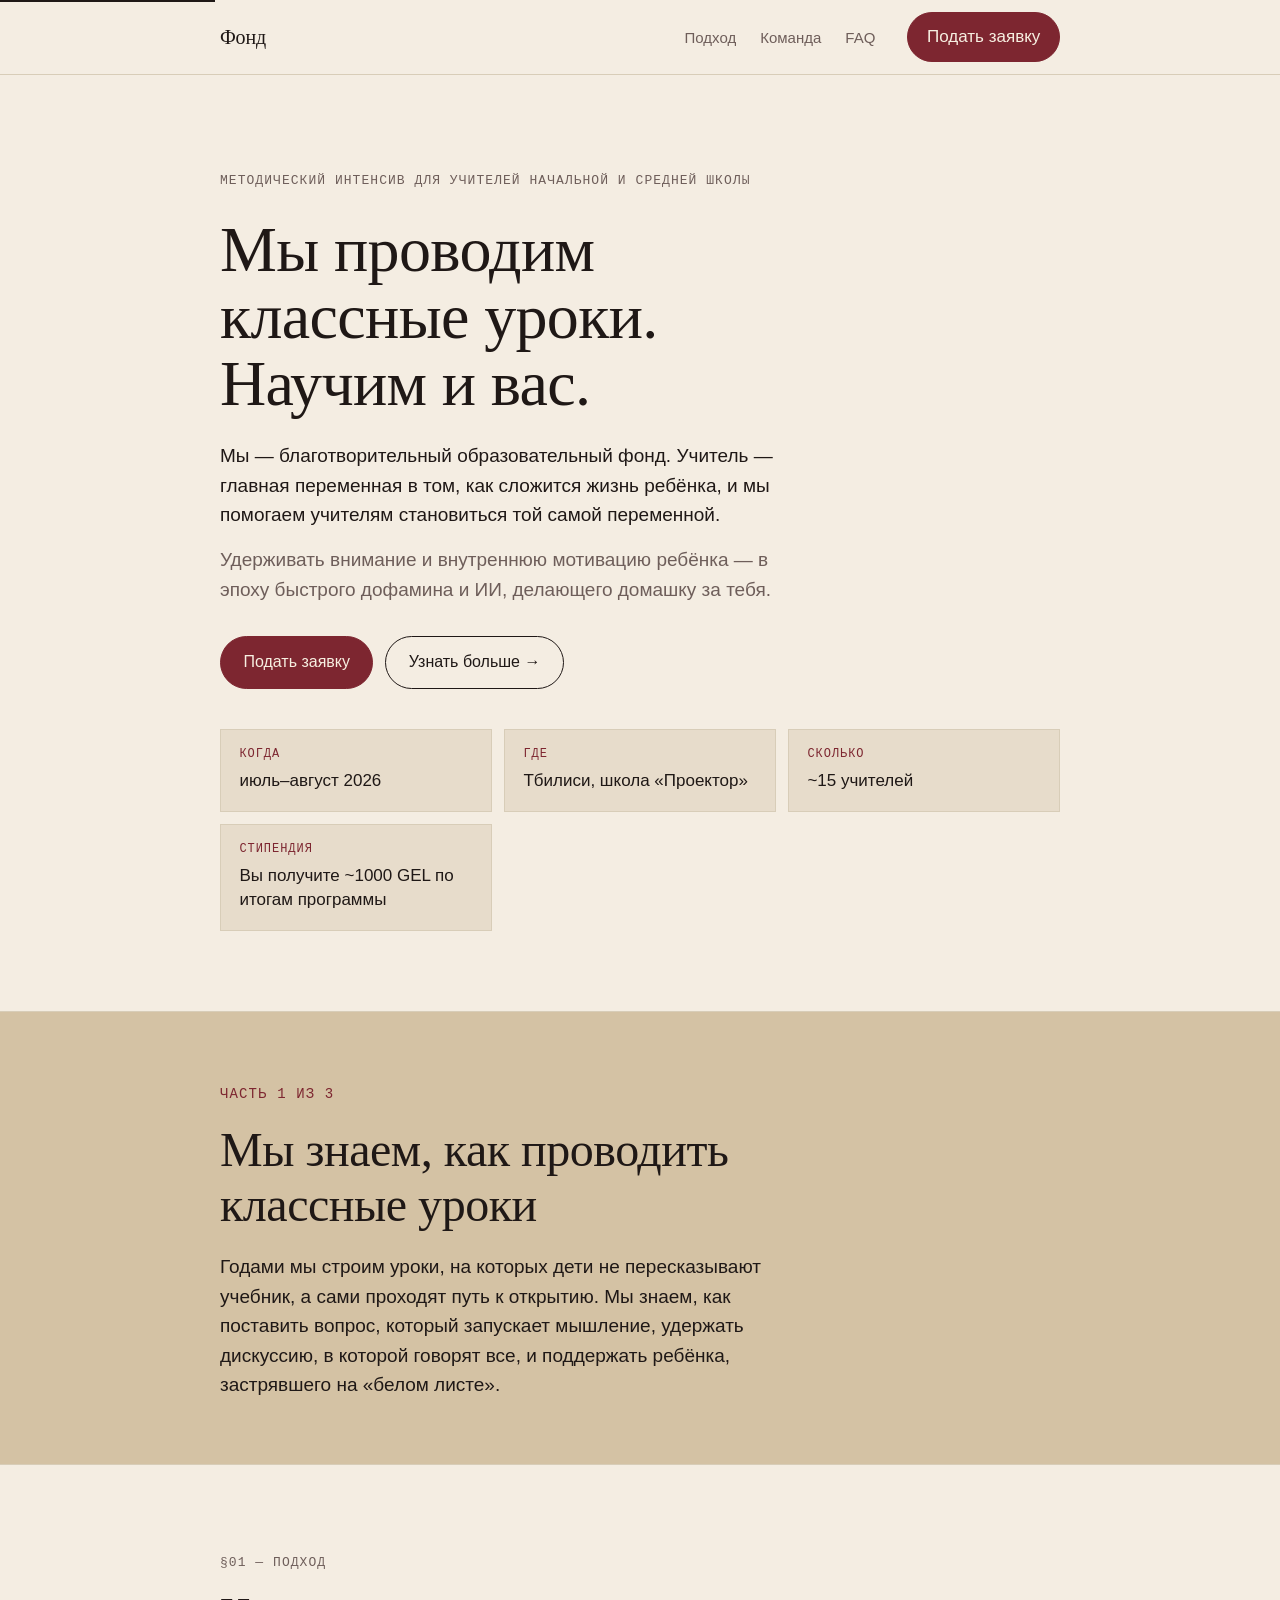
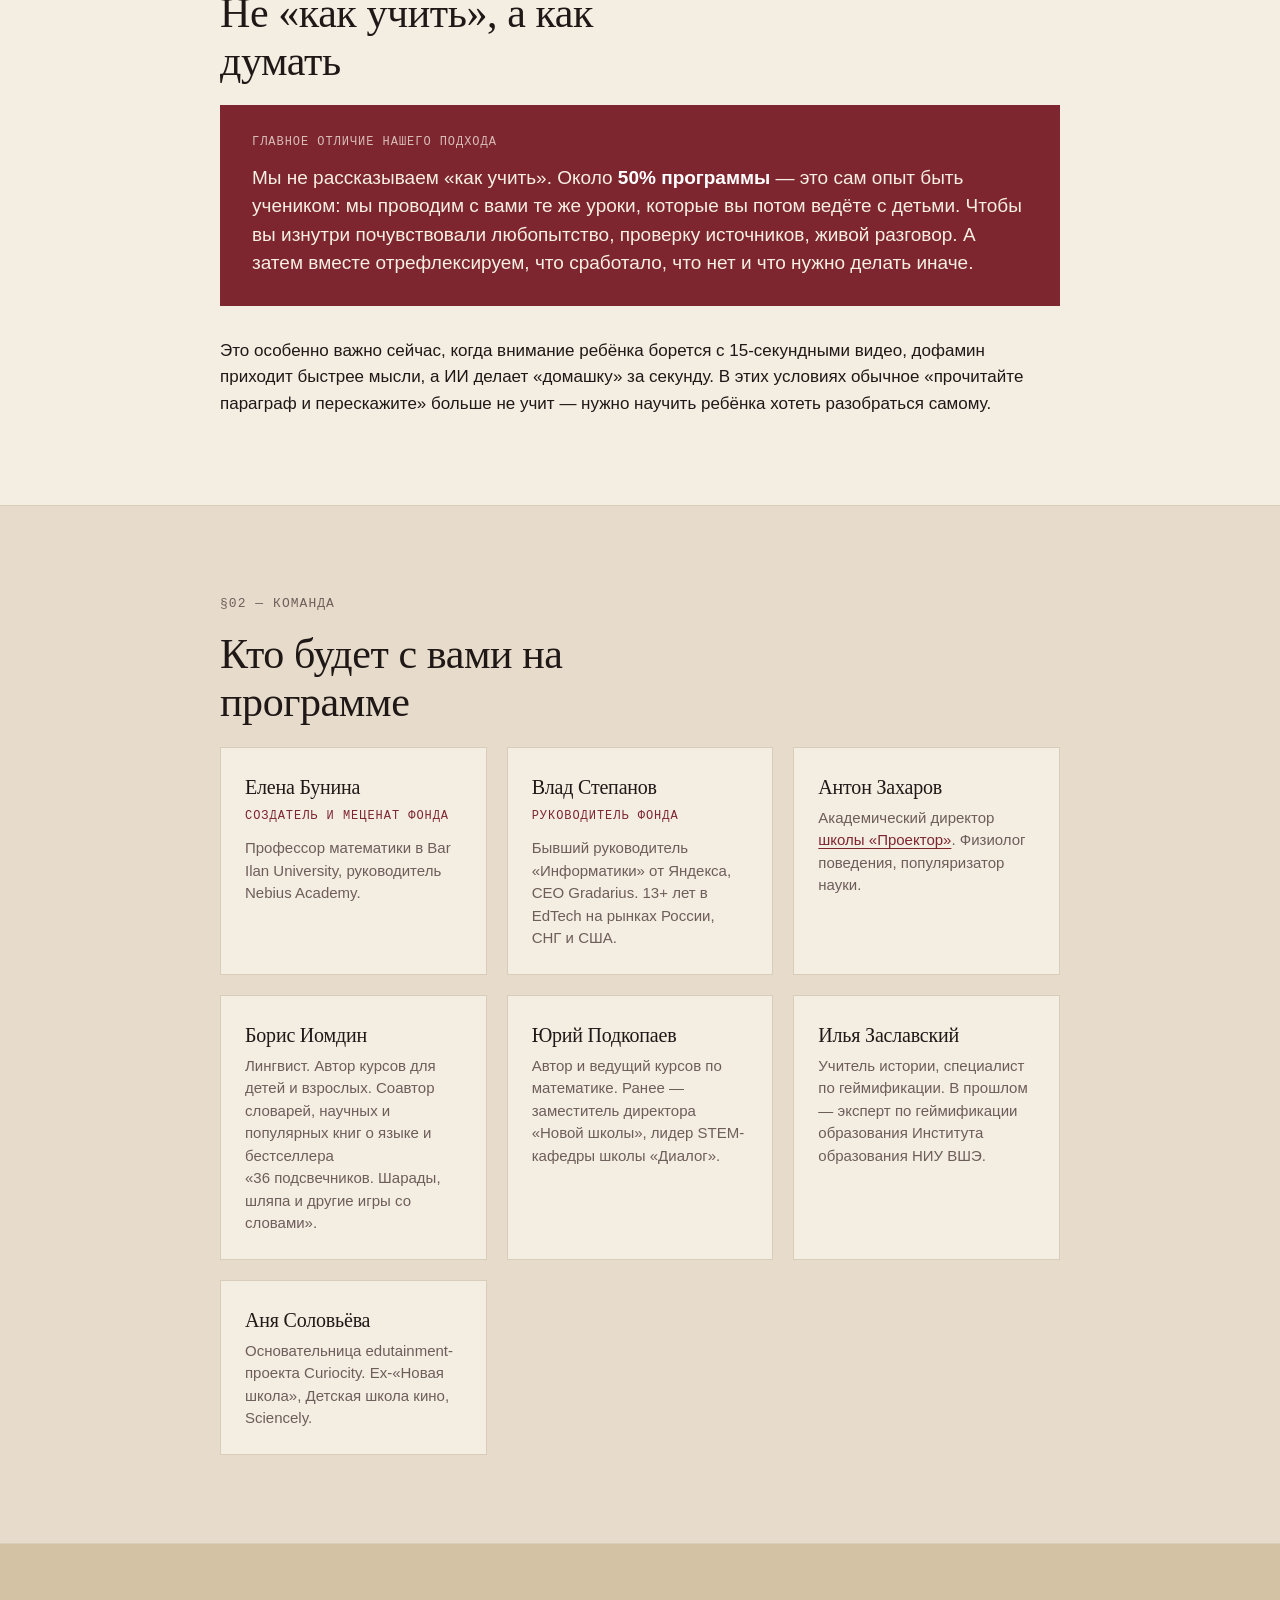
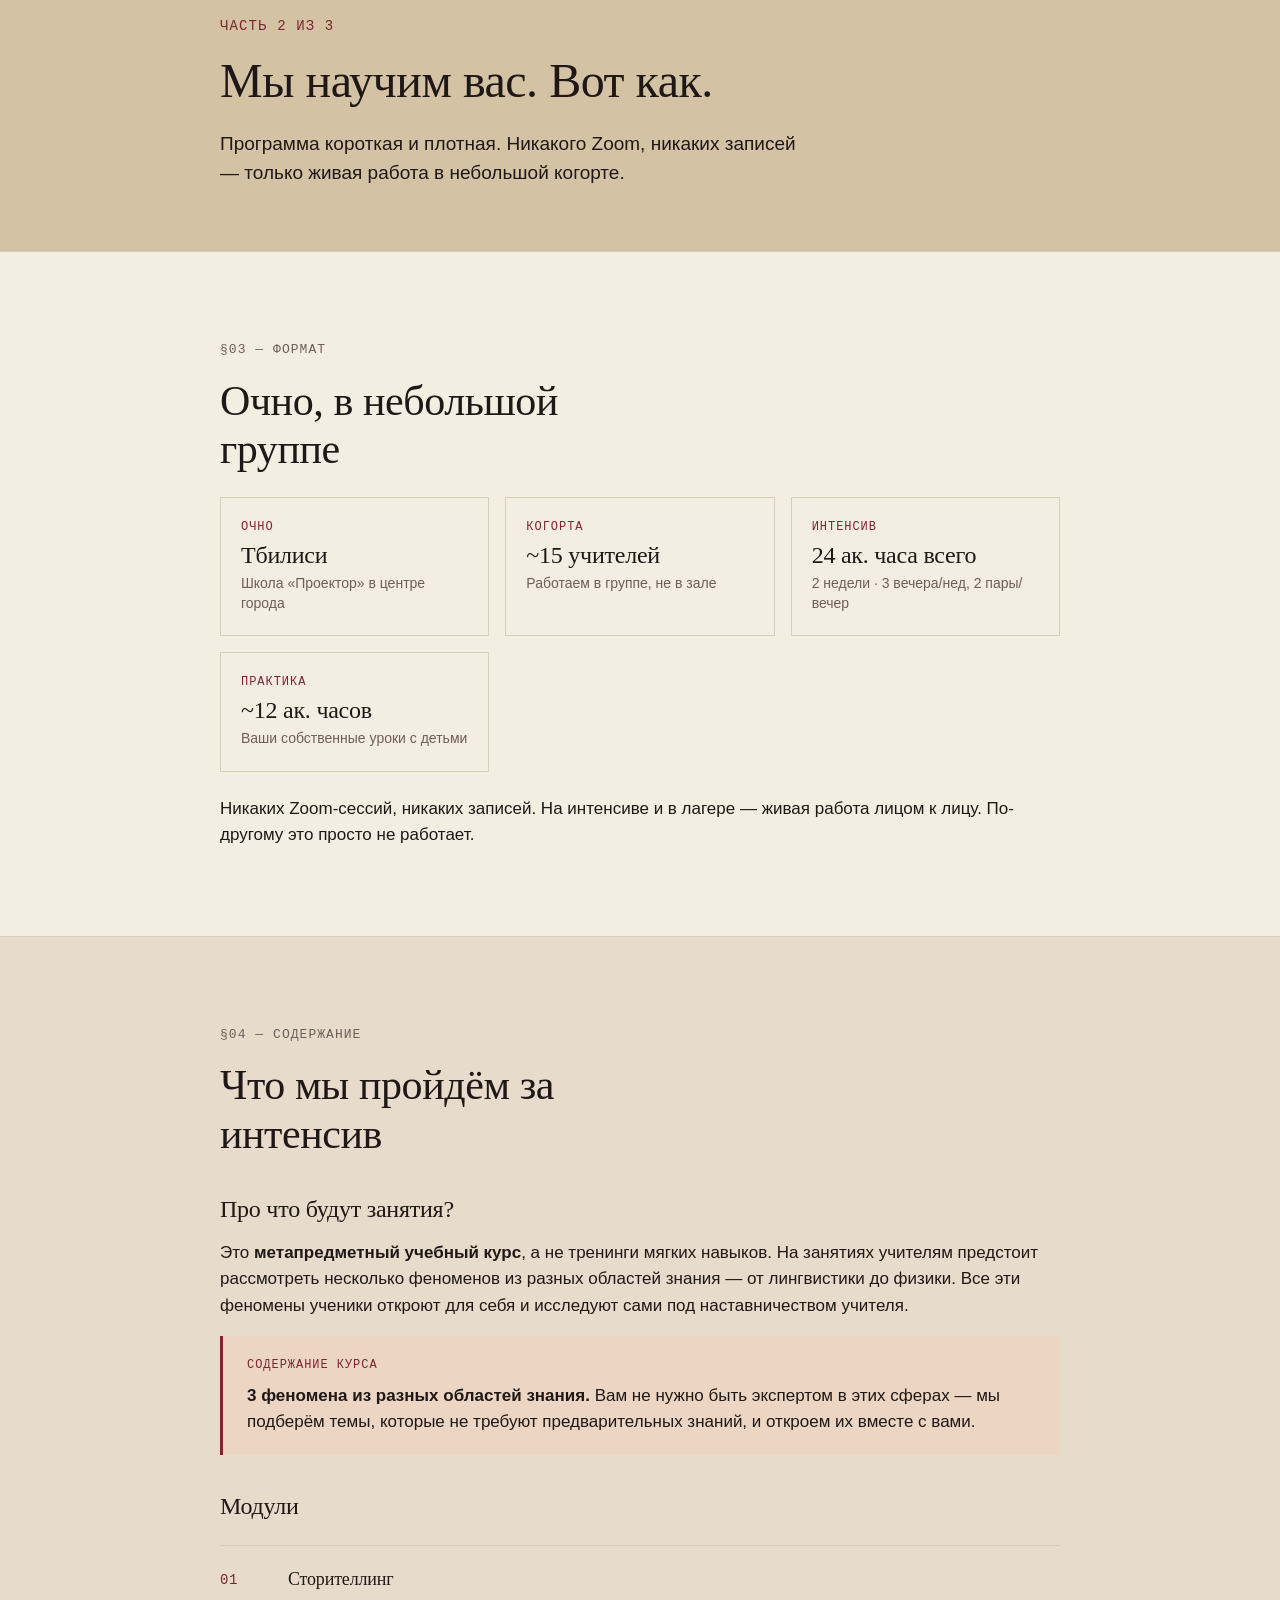
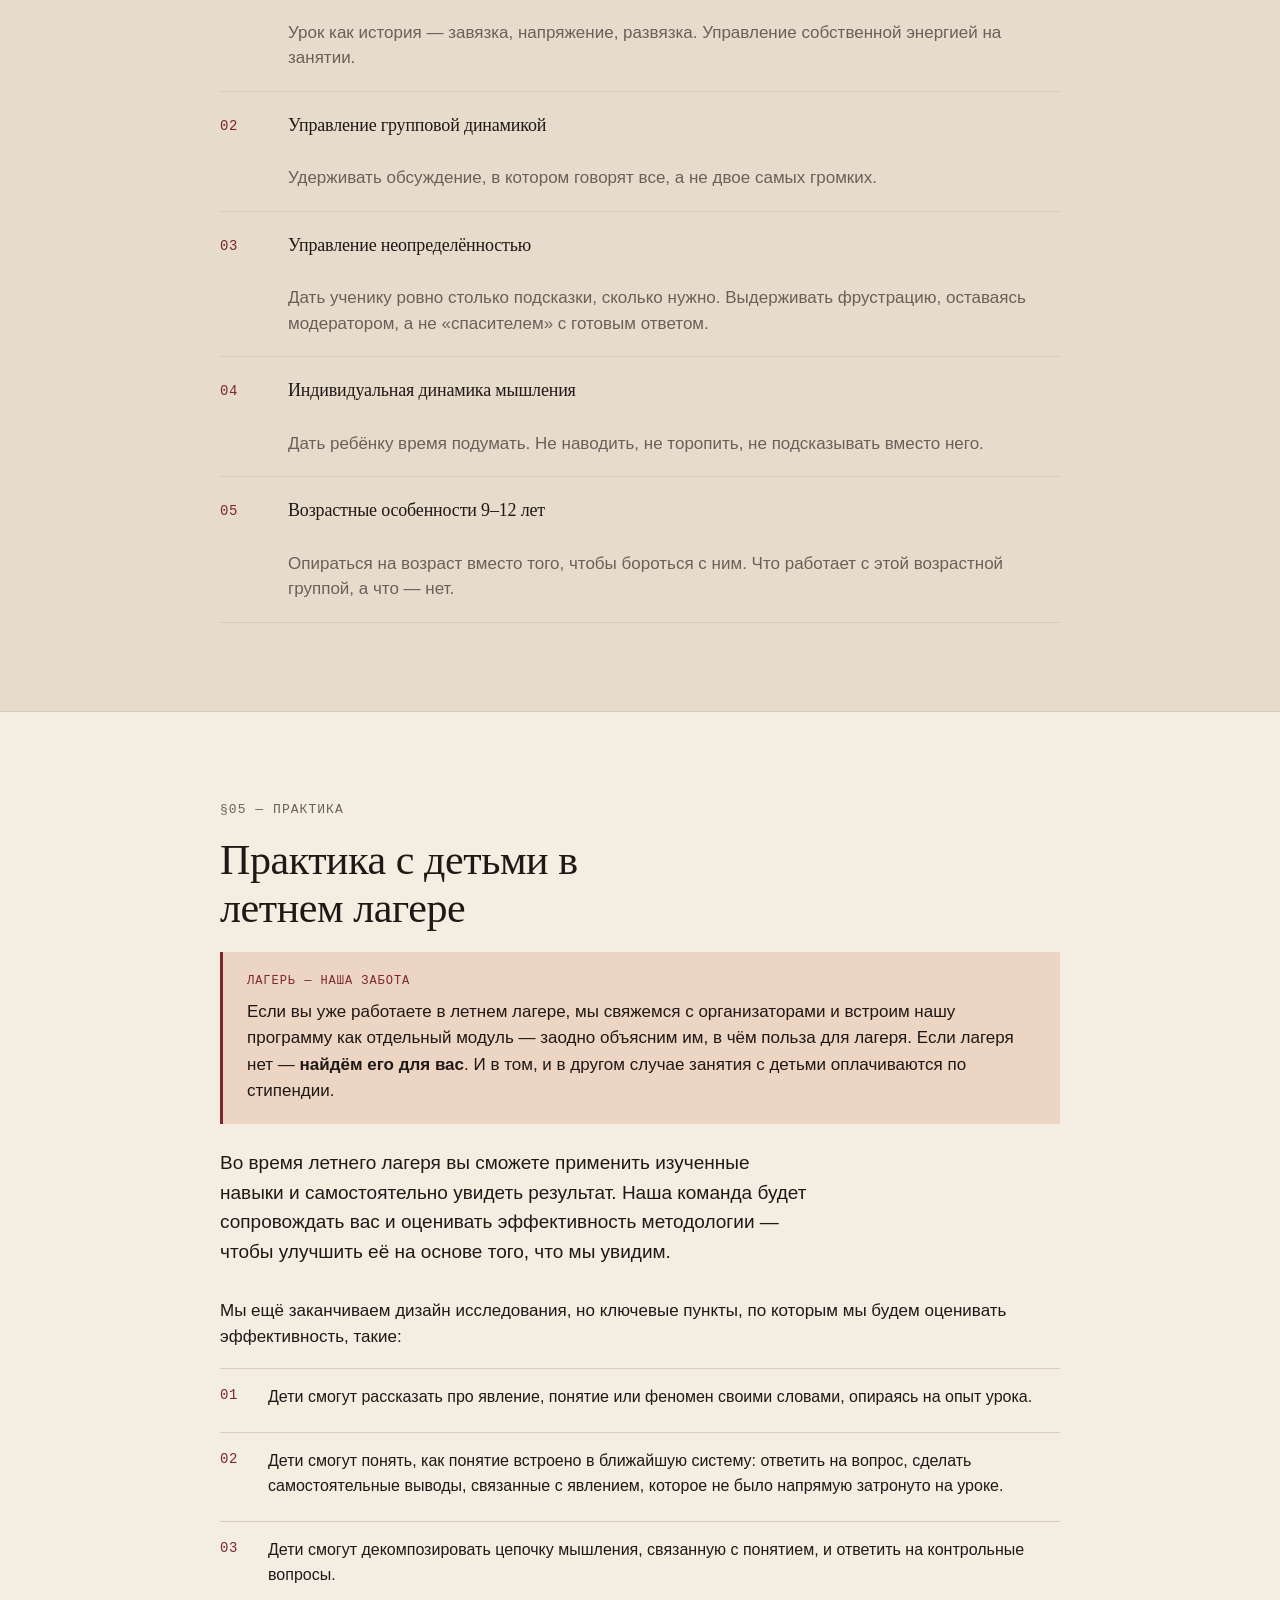
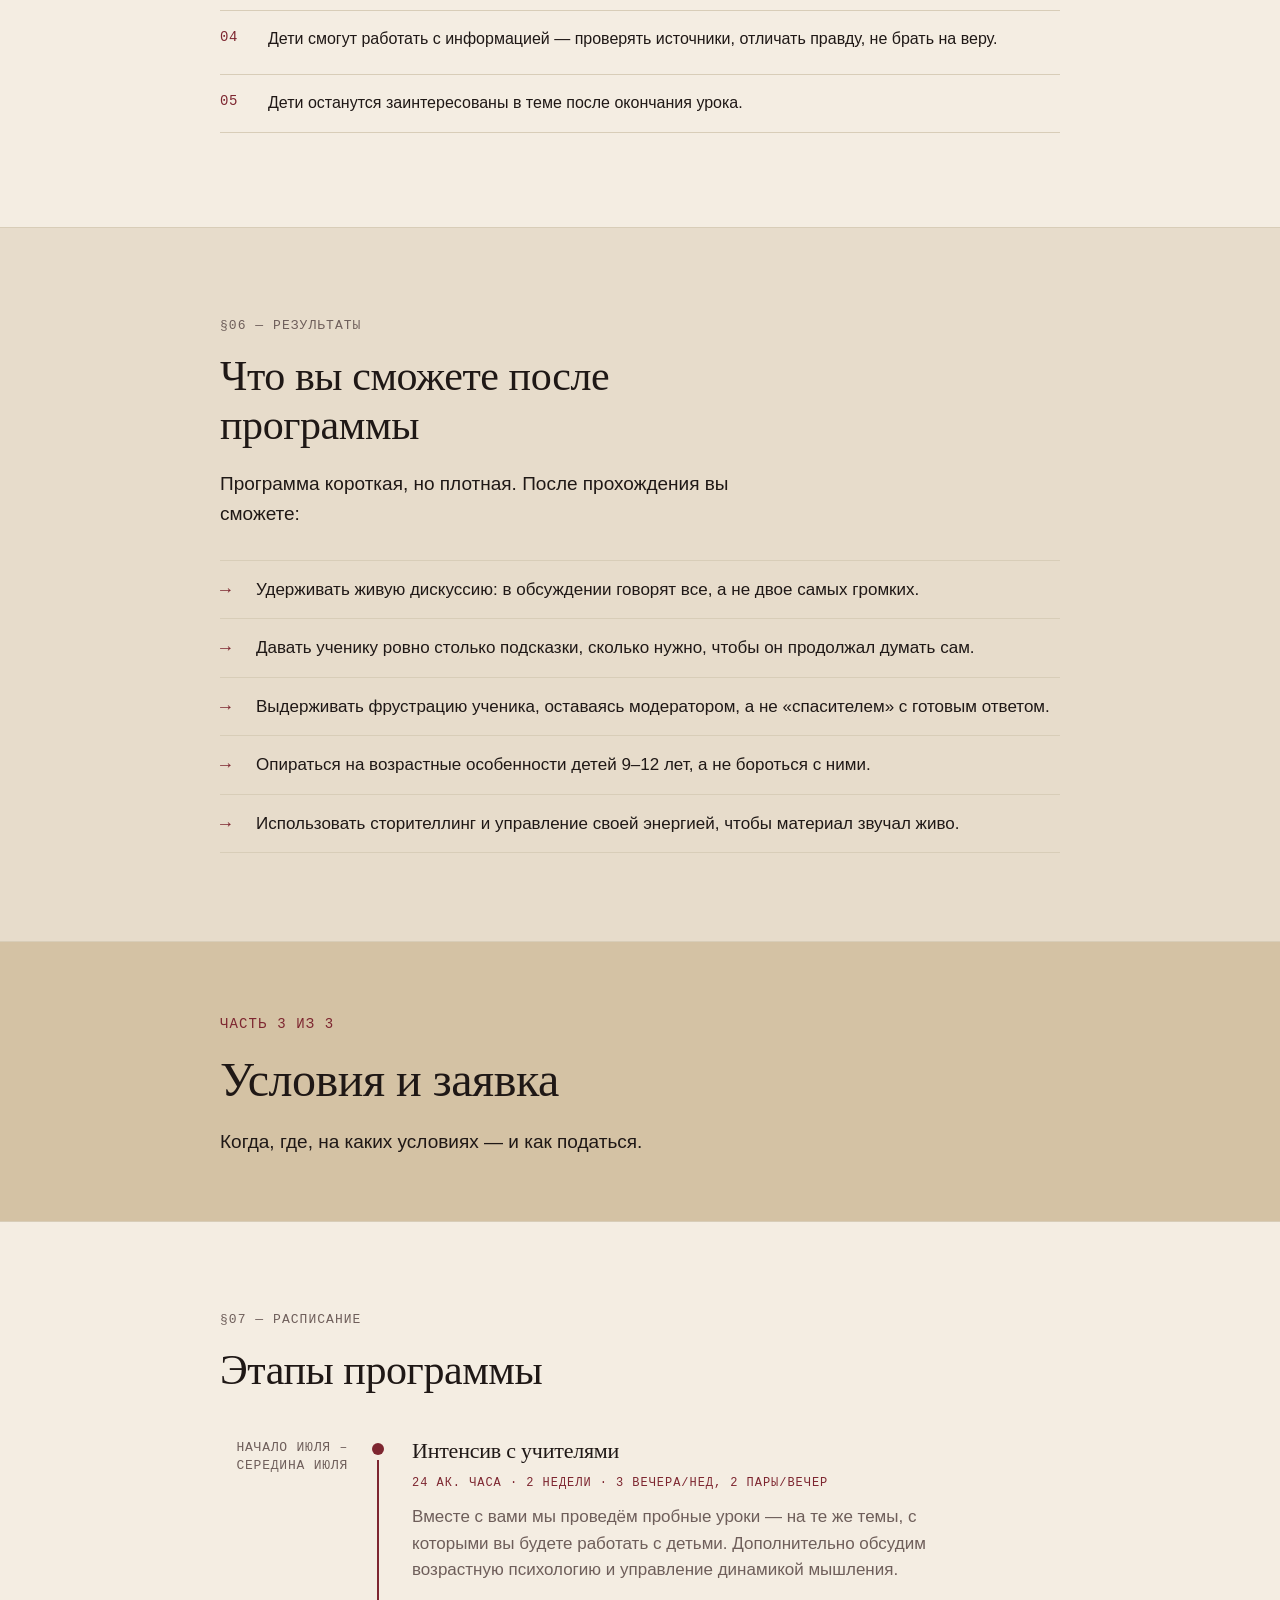
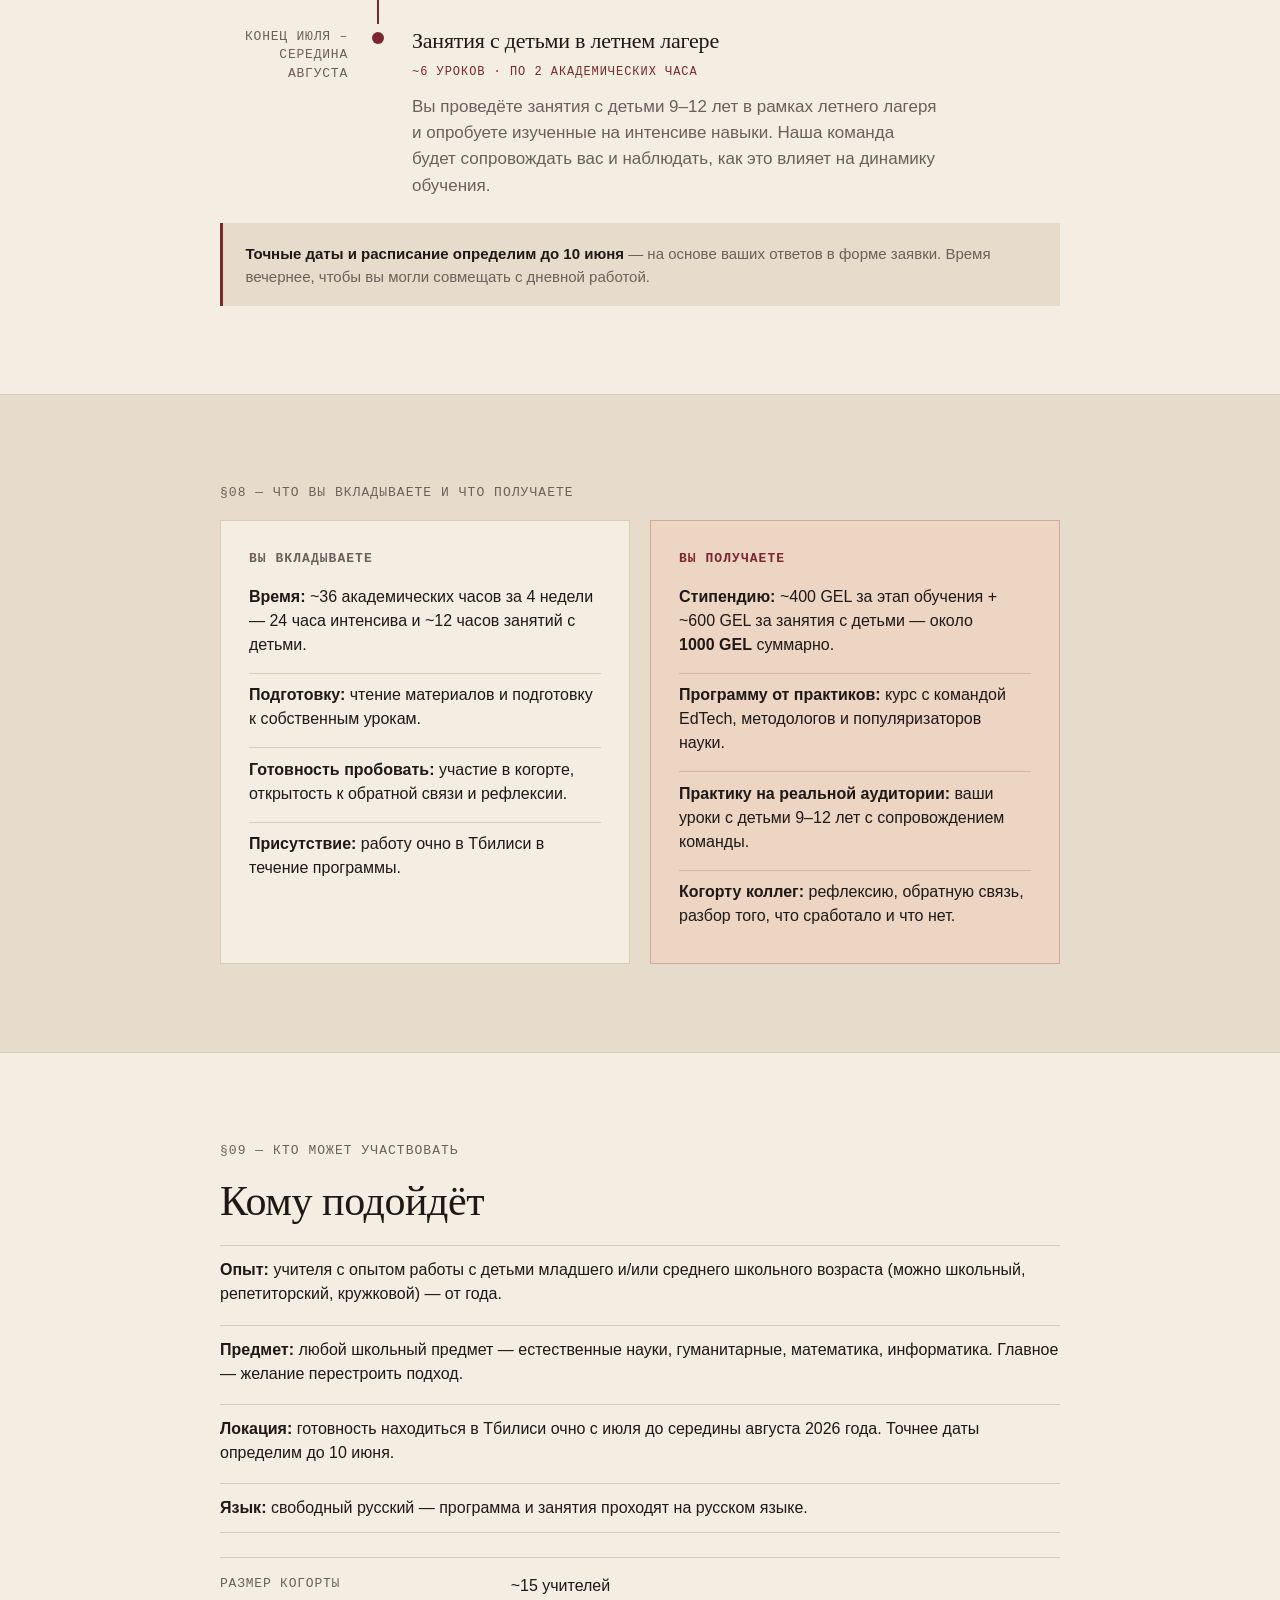
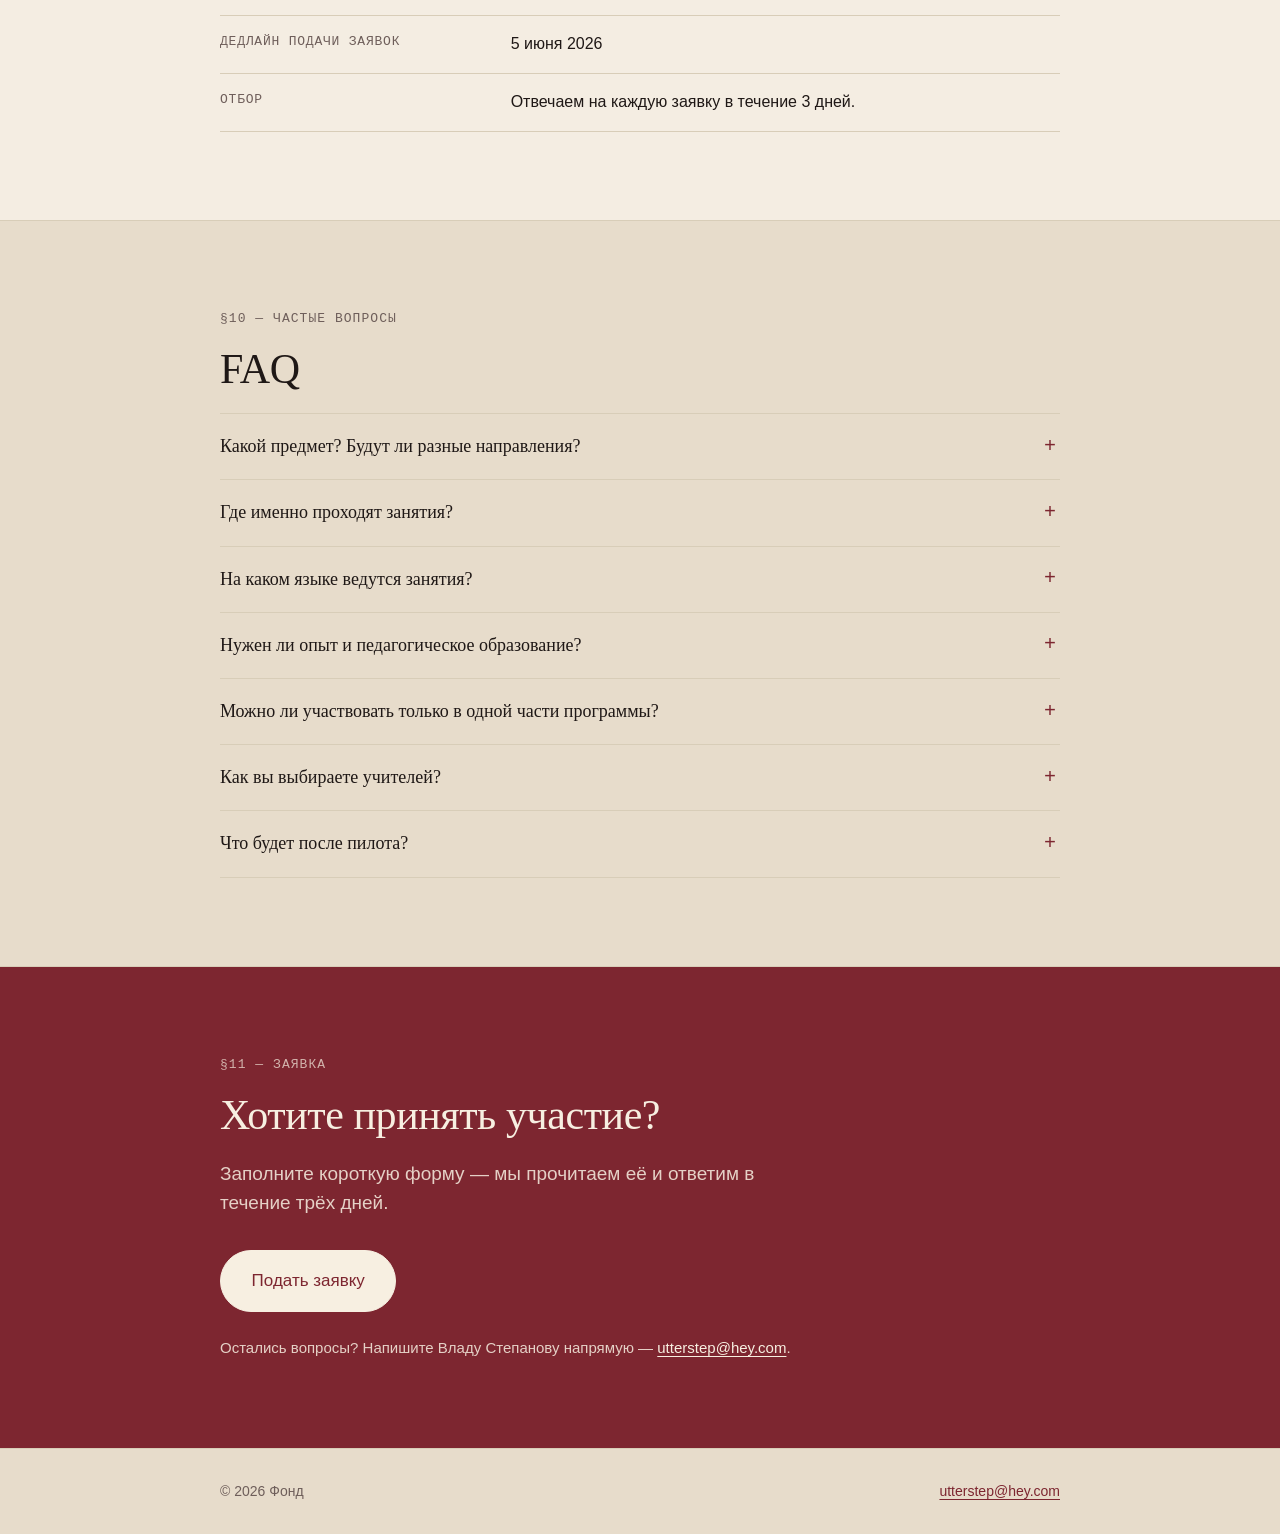
<file: lessons.html>
<!DOCTYPE html>
<html lang="ru">
<head>
  <meta charset="UTF-8">
  <meta name="viewport" content="width=device-width, initial-scale=1.0">
  <title>Мы проводим классные уроки. Научим и вас · Тбилиси · 2026</title>
  <meta name="description" content="Методический интенсив для учителей начальной и средней школы: офлайн в Тбилиси, без Zoom и записей, ~15 человек в когорте. Июль–август 2026.">

  <!-- TODO: replace example.com with the real domain before launch -->
  <link rel="canonical" href="https://example.com/lessons.html">
  <meta property="og:title" content="Мы проводим классные уроки. Научим и вас · Тбилиси · 2026">
  <meta property="og:description" content="Методический интенсив для учителей: офлайн в Тбилиси, без Zoom и записей, ~15 человек в когорте.">
  <meta property="og:type" content="website">
  <meta property="og:url" content="https://example.com/lessons.html">
  <meta property="og:locale" content="ru_RU">
  <!-- TODO: add og:image url when social-share image is ready -->

  <!-- Bump ?v=… when styles.css or script.js changes, to defeat browser cache -->
  <link rel="stylesheet" href="styles.css?v=2026-06-05-1">
</head>
<body>
  <a class="skip-link" href="#main">Перейти к содержанию</a>

  <header class="site-header" id="top">
    <div class="container site-header__inner">
      <!-- TODO: replace "Фонд" with the real fund name -->
      <a class="brand" href="#top" aria-label="На главную">Фонд</a>
      <nav class="site-nav" aria-label="Разделы страницы">
        <a class="site-nav__link" href="#part-1">Подход</a>
        <a class="site-nav__link" href="#team">Команда</a>
        <a class="site-nav__link" href="#faq">FAQ</a>
        <!-- ?source=lessons — swap to real Google Forms entry.<id>=lessons once the form has a Source field -->
        <a class="btn btn--primary site-nav__cta" data-apply href="https://forms.gle/m8J9WSR4fBe7s9ZJA?source=lessons" target="_blank" rel="noopener">Подать заявку</a>
      </nav>
    </div>
  </header>

  <main id="main">

    <!-- Hero -->
    <section class="hero" aria-labelledby="hero-title">
      <div class="container">
        <p class="hero__eyebrow">Методический интенсив для учителей начальной и средней школы</p>
        <h1 class="hero__title" id="hero-title">Мы проводим классные уроки.<br>Научим <span class="nowrap">и вас</span>.</h1>
        <p class="hero__lead">
          Мы — благотворительный образовательный фонд. Учитель — главная переменная в том,
          как сложится жизнь ребёнка, и мы помогаем учителям становиться той самой переменной.
        </p>
        <p class="hero__lead hero__lead--muted">
          Удерживать внимание и внутреннюю мотивацию ребёнка — в эпоху быстрого дофамина
          и ИИ, делающего домашку за тебя.
        </p>

        <div class="hero__actions">
          <a class="btn btn--primary btn--lg" data-apply href="https://forms.gle/m8J9WSR4fBe7s9ZJA?source=lessons" target="_blank" rel="noopener">Подать заявку</a>
          <a class="btn btn--ghost btn--lg" href="#part-1">Узнать больше →</a>
        </div>
        <ul class="hero__badges" aria-label="Ключевые факты">
          <li><span class="badge-label">Когда</span> июль–август 2026</li>
          <li><span class="badge-label">Где</span> Тбилиси, школа «Проектор»</li>
          <!-- TODO: confirm cohort size -->
          <li><span class="badge-label">Сколько</span> ~15 учителей</li>
          <li><span class="badge-label">Стипендия</span> Вы получите <span class="nowrap">~1000 GEL</span> по итогам программы</li>
        </ul>
      </div>
    </section>

    <!-- =========================== PART 1 =========================== -->

    <!-- Part 1 intro -->
    <section class="section section--part-intro" id="part-1" aria-labelledby="part-1-title">
      <div class="container">
        <p class="section-label">Часть 1 из 3</p>
        <h2 class="section-title" id="part-1-title">Мы знаем, как проводить классные уроки</h2>
        <p class="section-lead">
          Годами мы строим уроки, на которых дети не пересказывают учебник, а сами проходят
          путь к открытию. Мы знаем, как поставить вопрос, который запускает мышление,
          удержать дискуссию, в которой говорят все, и поддержать ребёнка, застрявшего
          на «белом листе».
        </p>
      </div>
    </section>

    <!-- §02 — Подход -->
    <section class="section" id="approach" aria-labelledby="approach-title">
      <div class="container">
        <p class="section-label">§01 — Подход</p>
        <h2 class="section-title" id="approach-title">Не «как учить», а как думать</h2>

        <div class="key-distinction">
          <p class="key-distinction__label">Главное отличие нашего подхода</p>
          <p class="key-distinction__body">
            Мы не рассказываем «как учить». Около <strong>50% программы</strong> — это сам опыт
            быть учеником: мы проводим с вами те же уроки, которые вы потом ведёте с детьми.
            Чтобы вы изнутри почувствовали любопытство, проверку источников, живой разговор.
            А затем вместе отрефлексируем, что сработало, что нет и что нужно делать иначе.
          </p>
        </div>

        <p>
          Это особенно важно сейчас, когда внимание ребёнка борется с 15-секундными видео,
          дофамин приходит быстрее мысли, а ИИ делает «домашку» за секунду. В этих условиях
          обычное «прочитайте параграф и перескажите» больше не учит — нужно научить ребёнка
          хотеть разобраться самому.
        </p>
      </div>
    </section>

    <!-- §03 — Команда -->
    <section class="section section--alt" id="team" aria-labelledby="team-title">
      <div class="container">
        <p class="section-label">§02 — Команда</p>
        <h2 class="section-title" id="team-title">Кто будет с вами на программе</h2>

        <div class="team">
          <article class="team-card">
            <h3 class="team-card__name"><a class="team-card__link" href="https://www.linkedin.com/in/elena-bunina-738522eb/" target="_blank" rel="noopener">Елена Бунина</a></h3>
            <p class="team-card__role">Создатель и меценат фонда</p>
            <p class="team-card__bio">
              Профессор математики в Bar Ilan University, руководитель Nebius Academy.
            </p>
          </article>

          <article class="team-card">
            <h3 class="team-card__name"><a class="team-card__link" href="https://www.linkedin.com/in/utterstep/" target="_blank" rel="noopener">Влад Степанов</a></h3>
            <p class="team-card__role">Руководитель фонда</p>
            <p class="team-card__bio">
              Бывший руководитель «Информатики» от Яндекса, CEO Gradarius. 13+ лет в EdTech
              на рынках России, СНГ и США.
            </p>
          </article>

          <article class="team-card">
            <h3 class="team-card__name">Антон Захаров</h3>
            <p class="team-card__bio">
              Академический директор <a class="link" href="https://www.projector-school.ge/" target="_blank" rel="noopener">школы «Проектор»</a>. Физиолог поведения, популяризатор науки.
            </p>
          </article>

          <article class="team-card">
            <h3 class="team-card__name">Борис Иомдин</h3>
            <p class="team-card__bio">
              Лингвист. Автор курсов для детей и взрослых. Соавтор словарей, научных и популярных
              книг о языке и бестселлера «<span class="nowrap">36 подсвечников</span>. Шарады, шляпа и другие игры со словами».
            </p>
          </article>

          <article class="team-card">
            <h3 class="team-card__name">Юрий Подкопаев</h3>
            <p class="team-card__bio">
              Автор и ведущий курсов по математике. Ранее — заместитель директора «Новой школы»,
              лидер STEM-кафедры школы «Диалог».
            </p>
          </article>

          <article class="team-card">
            <h3 class="team-card__name">Илья Заславский</h3>
            <p class="team-card__bio">
              Учитель истории, специалист по геймификации. В прошлом — эксперт по геймификации
              образования Института образования НИУ ВШЭ.
            </p>
          </article>

          <article class="team-card">
            <h3 class="team-card__name">Аня Соловьёва</h3>
            <p class="team-card__bio">
              Основательница edutainment-проекта Curiocity. Ex-«Новая школа», Детская школа кино,
              Sciencely.
            </p>
          </article>
        </div>
      </div>
    </section>

    <!-- =========================== PART 2 =========================== -->

    <!-- Part 2 intro -->
    <section class="section section--part-intro" id="part-2" aria-labelledby="part-2-title">
      <div class="container">
        <p class="section-label">Часть 2 из 3</p>
        <h2 class="section-title" id="part-2-title">Мы научим вас. Вот как.</h2>
        <p class="section-lead">
          Программа короткая и плотная. Никакого Zoom, никаких записей —
          только живая работа в небольшой когорте.
        </p>
      </div>
    </section>

    <!-- §05 — Формат -->
    <section class="section" id="format" aria-labelledby="format-title">
      <div class="container">
        <p class="section-label">§03 — Формат</p>
        <h2 class="section-title" id="format-title">Очно, в небольшой группе</h2>

        <dl class="format-facts" aria-label="Параметры формата">
          <div class="format-facts__tile">
            <dt class="format-facts__label">Очно</dt>
            <dd class="format-facts__value">Тбилиси</dd>
            <dd class="format-facts__note">Школа «Проектор» в центре города</dd>
          </div>
          <div class="format-facts__tile">
            <dt class="format-facts__label">Когорта</dt>
            <!-- TODO: confirm cohort size -->
            <dd class="format-facts__value">~15 учителей</dd>
            <dd class="format-facts__note">Работаем в группе, не в зале</dd>
          </div>
          <div class="format-facts__tile">
            <dt class="format-facts__label">Интенсив</dt>
            <dd class="format-facts__value">24 ак. часа всего</dd>
            <dd class="format-facts__note">2 недели · 3 вечера/нед, 2 пары/вечер</dd>
          </div>
          <div class="format-facts__tile">
            <dt class="format-facts__label">Практика</dt>
            <dd class="format-facts__value">~12 ак. часов</dd>
            <dd class="format-facts__note">Ваши собственные уроки с детьми</dd>
          </div>
        </dl>

        <p>
          Никаких Zoom-сессий, никаких записей. На интенсиве и в лагере — живая работа лицом
          к лицу. По-другому это просто не работает.
        </p>
      </div>
    </section>

    <!-- §06 — Содержание интенсива -->
    <section class="section section--alt" id="content" aria-labelledby="content-title">
      <div class="container">
        <p class="section-label">§04 — Содержание</p>
        <h2 class="section-title" id="content-title">Что мы пройдём за интенсив</h2>

        <h3 class="section-subhead">Про что будут занятия?</h3>
        <p>
          Это <strong>метапредметный учебный курс</strong>, а не тренинги мягких навыков.
          На занятиях учителям предстоит рассмотреть несколько феноменов из разных областей
          знания — от лингвистики до физики. Все эти феномены ученики откроют для себя
          и исследуют сами под наставничеством учителя.
        </p>

        <aside class="modules-intro" aria-label="Содержание курса">
          <p class="modules-intro__label">Содержание курса</p>
          <p class="modules-intro__body">
            <strong>3 феномена из разных областей знания.</strong> Вам не нужно быть экспертом
            в этих сферах — мы подберём темы, которые не требуют предварительных знаний,
            и откроем их вместе с вами.
          </p>
        </aside>

        <h3 class="section-subhead">Модули</h3>
        <ol class="modules" aria-label="Модули интенсива">
          <li>
            <span class="module__title">Сторителлинг</span>
            <span class="module__desc">Урок как история — завязка, напряжение, развязка. Управление собственной энергией на занятии.</span>
          </li>
          <li>
            <span class="module__title">Управление групповой динамикой</span>
            <span class="module__desc">Удерживать обсуждение, в котором говорят все, а не двое самых громких.</span>
          </li>
          <li>
            <span class="module__title">Управление неопределённостью</span>
            <span class="module__desc">Дать ученику ровно столько подсказки, сколько нужно. Выдерживать фрустрацию, оставаясь модератором, а не «спасителем» с готовым ответом.</span>
          </li>
          <li>
            <span class="module__title">Индивидуальная динамика мышления</span>
            <span class="module__desc">Дать ребёнку время подумать. Не наводить, не торопить, не подсказывать вместо него.</span>
          </li>
          <li>
            <span class="module__title">Возрастные особенности 9–12 лет</span>
            <span class="module__desc">Опираться на возраст вместо того, чтобы бороться с ним. Что работает с этой возрастной группой, а что — нет.</span>
          </li>
        </ol>
      </div>
    </section>

    <!-- §07 — Практика с детьми -->
    <section class="section" id="practice" aria-labelledby="practice-title">
      <div class="container">
        <p class="section-label">§05 — Практика</p>
        <h2 class="section-title" id="practice-title">Практика с детьми в летнем лагере</h2>

        <aside class="modules-intro" aria-label="Лагерь — наша забота">
          <p class="modules-intro__label">Лагерь — наша забота</p>
          <p class="modules-intro__body">
            Если вы уже работаете в летнем лагере, мы свяжемся с организаторами и встроим
            нашу программу как отдельный модуль — заодно объясним им, в чём польза для лагеря.
            Если лагеря нет — <strong>найдём его для вас</strong>. И в том, и в другом случае
            занятия с детьми оплачиваются по стипендии.
          </p>
        </aside>

        <p class="section-lead">
          Во время летнего лагеря вы сможете применить изученные навыки и самостоятельно
          увидеть результат.
          Наша команда будет сопровождать вас и оценивать эффективность методологии — чтобы
          улучшить её на основе того, что мы увидим.
        </p>

        <p class="paragraph-lead">
          Мы ещё заканчиваем дизайн исследования, но ключевые пункты, по которым мы будем
          оценивать эффективность, такие:
        </p>

        <ol class="criteria">
          <li>
            Дети смогут рассказать про явление, понятие или феномен своими словами, опираясь
            на опыт урока.
          </li>
          <li>
            Дети смогут понять, как понятие встроено в ближайшую систему: ответить на вопрос,
            сделать самостоятельные выводы, связанные с явлением, которое не было напрямую
            затронуто на уроке.
          </li>
          <li>
            Дети смогут декомпозировать цепочку мышления, связанную с понятием, и ответить
            на контрольные вопросы.
          </li>
          <li>
            Дети смогут работать с информацией — проверять источники, отличать правду,
            не брать на веру.
          </li>
          <li>Дети останутся заинтересованы в теме после окончания урока.</li>
        </ol>
      </div>
    </section>

    <!-- §08 — Результаты -->
    <section class="section section--alt" id="outcomes" aria-labelledby="outcomes-title">
      <div class="container">
        <p class="section-label">§06 — Результаты</p>
        <h2 class="section-title" id="outcomes-title">Что вы сможете после программы</h2>

        <p class="section-lead">
          Программа короткая, но плотная. После прохождения вы сможете:
        </p>

        <ul class="outcomes" aria-label="Результаты программы">
          <li>Удерживать живую дискуссию: в обсуждении говорят все, а не двое самых громких.</li>
          <li>Давать ученику ровно столько подсказки, сколько нужно, чтобы он продолжал думать сам.</li>
          <li>Выдерживать фрустрацию ученика, оставаясь модератором, а не «спасителем» с готовым ответом.</li>
          <li>Опираться на возрастные особенности детей 9–12 лет, а не бороться с ними.</li>
          <li>Использовать сторителлинг и управление своей энергией, чтобы материал звучал живо.</li>
        </ul>
      </div>
    </section>

    <!-- =========================== PART 3 =========================== -->

    <!-- Part 3 intro -->
    <section class="section section--part-intro" id="part-3" aria-labelledby="part-3-title">
      <div class="container">
        <p class="section-label">Часть 3 из 3</p>
        <h2 class="section-title" id="part-3-title">Условия и заявка</h2>
        <p class="section-lead">
          Когда, где, на каких условиях — и как податься.
        </p>
      </div>
    </section>

    <!-- §10 — Расписание -->
    <section class="section" id="schedule" aria-labelledby="schedule-title">
      <div class="container">
        <p class="section-label">§07 — Расписание</p>
        <h2 class="section-title" id="schedule-title">Этапы программы</h2>

        <div class="timeline" aria-label="Этапы программы">
          <article class="timeline__item">
            <p class="timeline__date">Начало июля&nbsp;–<br>середина июля</p>
            <div class="timeline__marker" aria-hidden="true"></div>
            <div class="timeline__content">
              <h3 class="timeline__title">Интенсив с учителями</h3>
              <p class="timeline__tag">24 ак. часа · 2 недели · 3 вечера/нед, 2 пары/вечер</p>
              <p class="timeline__desc">
                Вместе с вами мы проведём пробные уроки — на те же темы, с которыми вы будете
                работать с детьми. Дополнительно обсудим возрастную психологию и управление
                динамикой мышления.
              </p>
            </div>
          </article>

          <article class="timeline__item">
            <p class="timeline__date">Конец июля&nbsp;–<br>середина августа</p>
            <div class="timeline__marker" aria-hidden="true"></div>
            <div class="timeline__content">
              <h3 class="timeline__title">Занятия с детьми в летнем лагере</h3>
              <p class="timeline__tag">~6 уроков · по 2 академических часа</p>
              <p class="timeline__desc">
                Вы проведёте занятия с детьми 9–12 лет в рамках летнего лагеря и опробуете
                изученные на интенсиве навыки. Наша команда будет сопровождать вас и наблюдать,
                как это влияет на динамику обучения.
              </p>
            </div>
          </article>
        </div>

        <p class="timeline-note">
          <strong>Точные даты и расписание определим до 10 июня</strong> — на основе ваших
          ответов в форме заявки. Время вечернее, чтобы вы могли совмещать с дневной работой.
        </p>
      </div>
    </section>

    <!-- §11 — Честный обмен -->
    <section class="section section--alt" id="exchange" aria-label="Что вы вкладываете и что получаете">
      <div class="container">
        <p class="section-label">§08 — Что вы вкладываете и что получаете</p>

        <div class="exchange">
          <div class="exchange__col">
            <h3 class="exchange__heading">Вы вкладываете</h3>
            <ul class="exchange__list">
              <li><strong>Время:</strong> ~36 академических часов за 4 недели — 24 часа интенсива и ~12 часов занятий с детьми.</li>
              <li><strong>Подготовку:</strong> чтение материалов и подготовку к собственным урокам.</li>
              <li><strong>Готовность пробовать:</strong> участие в когорте, открытость к обратной связи и рефлексии.</li>
              <li><strong>Присутствие:</strong> работу очно в Тбилиси в течение программы.</li>
            </ul>
          </div>

          <div class="exchange__col exchange__col--accent">
            <h3 class="exchange__heading">Вы получаете</h3>
            <ul class="exchange__list">
              <li><strong>Стипендию:</strong> <span class="nowrap">~400 GEL</span> за этап обучения + <span class="nowrap">~600 GEL</span> за занятия с детьми — около <strong><span class="nowrap">1000 GEL</span></strong> суммарно.</li>
              <li><strong>Программу от практиков:</strong> курс с командой EdTech, методологов и популяризаторов науки.</li>
              <li><strong>Практику на реальной аудитории:</strong> ваши уроки с детьми 9–12 лет с сопровождением команды.</li>
              <li><strong>Когорту коллег:</strong> рефлексию, обратную связь, разбор того, что сработало и что нет.</li>
            </ul>
          </div>
        </div>
      </div>
    </section>

    <!-- §12 — Кому подойдёт -->
    <section class="section" id="eligibility" aria-labelledby="eligibility-title">
      <div class="container">
        <p class="section-label">§09 — Кто может участвовать</p>
        <h2 class="section-title" id="eligibility-title">Кому подойдёт</h2>

        <!-- TODO: replace placeholder eligibility criteria with the final wording -->
        <ul class="topics">
          <li><strong>Опыт:</strong> учителя с опытом работы с детьми младшего и/или среднего школьного возраста (можно школьный, репетиторский, кружковой) — от года.</li>
          <li><strong>Предмет:</strong> любой школьный предмет — естественные науки, гуманитарные, математика, информатика. Главное — желание перестроить подход.</li>
          <li><strong>Локация:</strong> готовность находиться в Тбилиси очно с июля до середины августа 2026 года. Точнее даты определим до 10 июня.</li>
          <li><strong>Язык:</strong> свободный русский — программа и занятия проходят на русском языке.</li>
        </ul>

        <dl class="facts">
          <div class="facts__row">
            <dt>Размер когорты</dt>
            <!-- TODO: confirm cohort size -->
            <dd>~15 учителей</dd>
          </div>
          <div class="facts__row">
            <dt>Дедлайн подачи заявок</dt>
            <!-- TODO: confirm deadline date -->
            <dd>5 июня 2026</dd>
          </div>
          <div class="facts__row">
            <dt>Отбор</dt>
            <dd>Отвечаем на каждую заявку в течение 3 дней.</dd>
          </div>
        </dl>
      </div>
    </section>

    <!-- §13 — FAQ -->
    <section class="section section--alt" id="faq" aria-labelledby="faq-title">
      <div class="container">
        <p class="section-label">§10 — Частые вопросы</p>
        <h2 class="section-title" id="faq-title">FAQ</h2>

        <div class="faq">
          <!-- TODO: replace placeholder FAQ answers with real answers -->
          <details class="faq__item">
            <summary>Какой предмет? Будут ли разные направления?</summary>
            <p>
              Мы открыты к учителям разных предметов — естественных и гуманитарных. На пилоте
              мы сосредоточимся на нескольких темах, которые подходят детям 9–12 лет; точный
              список тем сообщим до начала программы.
            </p>
          </details>

          <details class="faq__item">
            <summary>Где именно проходят занятия?</summary>
            <p>
              Интенсив проходит в <a class="link" href="https://www.projector-school.ge/" target="_blank" rel="noopener">школе «Проектор»</a> в Тбилиси —
              команда школы поддерживает наш пилот и приютила его в своих помещениях, за что мы
              им очень благодарны.
            </p>
          </details>

          <details class="faq__item">
            <summary>На каком языке ведутся занятия?</summary>
            <p>
              Интенсив и занятия с детьми проходят на русском языке. Свободного владения русским
              достаточно — знание грузинского или английского не требуется.
            </p>
          </details>

          <details class="faq__item">
            <summary>Нужен ли опыт и педагогическое образование?</summary>
            <p>
              Педагогический диплом не обязателен. Нам важнее реальный опыт работы с детьми
              младшего и/или среднего школьного возраста — в школе, в репетиторстве, в кружках
              или летних лагерях.
            </p>
          </details>

          <details class="faq__item">
            <summary>Можно ли участвовать только в одной части программы?</summary>
            <p>
              Нет. Интенсив и занятия в лагере — единая программа: на интенсиве вы готовитесь,
              в лагере применяете и получаете обратную связь от команды. Поэтому участие
              в обеих частях обязательно.
            </p>
          </details>

          <details class="faq__item">
            <summary>Как вы выбираете учителей?</summary>
            <p>
              Мы читаем все заявки и отвечаем в течение трёх дней. С частью кандидатов проводим
              короткое онлайн-знакомство. Решение по составу когорты сообщаем индивидуально.
            </p>
          </details>

          <details class="faq__item">
            <summary>Что будет после пилота?</summary>
            <p>
              По итогам пилота мы дорабатываем методологию и публикуем краткий отчёт. Учителям
              из пилотной когорты мы первым делом рассказываем о следующих программах фонда
              и возможностях продолжить сотрудничество.
            </p>
          </details>
        </div>
      </div>
    </section>

    <!-- §14 — Apply -->
    <section class="section section--apply" id="apply" aria-labelledby="apply-title">
      <div class="container">
        <p class="section-label">§11 — Заявка</p>
        <h2 class="section-title" id="apply-title">Хотите принять участие?</h2>
        <p class="section-lead">
          Заполните короткую форму — мы прочитаем её и ответим в течение трёх дней.
        </p>
        <p class="apply__actions">
          <a class="btn btn--primary btn--xl" data-apply href="https://forms.gle/m8J9WSR4fBe7s9ZJA?source=lessons" target="_blank" rel="noopener">Подать заявку</a>
        </p>
        <p class="apply__contact">
          Остались вопросы? Напишите Владу Степанову напрямую — <a class="link" href="mailto:utterstep@hey.com">utterstep@hey.com</a>.
        </p>
      </div>
    </section>
  </main>

  <a class="sticky-cta" data-apply href="https://forms.gle/m8J9WSR4fBe7s9ZJA?source=lessons" target="_blank" rel="noopener" aria-label="Подать заявку">
    Подать заявку
  </a>

  <footer class="site-footer">
    <div class="container site-footer__inner">
      <!-- TODO: replace "Фонд" with the real fund name -->
      <p>© 2026 Фонд</p>
      <p><a class="link" href="mailto:utterstep@hey.com">utterstep@hey.com</a></p>
    </div>
  </footer>

  <script src="script.js?v=2026-05-21-1"></script>
</body>
</html>
</file>
<file: styles.css>
:root {
  --bg: #f4ede2;
  --bg-alt: #e7dccb;
  --bg-deep: #d4c2a4;
  --ink: #1f1816;
  --ink-muted: #6e5e5a;
  --accent: #7d2630;
  --accent-hover: #5d1923;
  --accent-soft: #ecd5c2;
  --rule: #d8cdb8;
  --shadow: 0 1px 0 rgba(31, 24, 22, 0.06);
  --on-accent: #f7efe1;
  --max-width: 920px;
  --side-pad: clamp(1.25rem, 5vw, 2.5rem);
  --radius: 0;

  --font-serif: "Charter", "Iowan Old Style", "Georgia", "Noto Serif", serif;
  --font-sans: -apple-system, BlinkMacSystemFont, "Segoe UI", "Inter", "Helvetica Neue", Arial, sans-serif;
  --font-mono: ui-monospace, "SF Mono", "JetBrains Mono", Menlo, Consolas, monospace;
}

*,
*::before,
*::after { box-sizing: border-box; }

html { -webkit-text-size-adjust: 100%; }

body {
  margin: 0;
  background: var(--bg);
  color: var(--ink);
  font-family: var(--font-sans);
  font-size: clamp(1rem, 0.95rem + 0.2vw, 1.0625rem);
  line-height: 1.55;
  -webkit-font-smoothing: antialiased;
  text-rendering: optimizeLegibility;
}

img, svg { max-width: 100%; display: block; }

a { color: inherit; }

h1, h2, h3 {
  font-family: var(--font-serif);
  font-weight: 500;
  letter-spacing: -0.01em;
  margin: 0;
  color: var(--ink);
}

p { margin: 0 0 1em; }
p:last-child { margin-bottom: 0; }

ul, ol { margin: 0 0 1em; padding-left: 1.25em; }
li { margin-bottom: 0.4em; }

strong { font-weight: 600; color: var(--ink); }

/* Skip link */
.skip-link {
  position: absolute;
  top: -40px;
  left: 0;
  background: var(--ink);
  color: var(--bg);
  padding: 0.5rem 1rem;
  text-decoration: none;
  z-index: 100;
}
.skip-link:focus { top: 0; }

/* Container */
.container {
  max-width: var(--max-width);
  margin: 0 auto;
  padding-left: var(--side-pad);
  padding-right: var(--side-pad);
}

/* Header */
.site-header {
  position: sticky;
  top: 0;
  z-index: 10;
  background: var(--bg);
  border-bottom: 1px solid var(--rule);
  backdrop-filter: saturate(180%) blur(8px);
  -webkit-backdrop-filter: saturate(180%) blur(8px);
}

.site-header__inner {
  display: flex;
  align-items: center;
  justify-content: space-between;
  gap: 1.5rem;
  min-height: 64px;
  padding-top: 0.75rem;
  padding-bottom: 0.75rem;
}

.brand {
  font-family: var(--font-serif);
  font-size: 1.25rem;
  font-weight: 500;
  letter-spacing: -0.01em;
  text-decoration: none;
  color: var(--ink);
}

.site-nav {
  display: flex;
  align-items: center;
  gap: 1.5rem;
}

.site-nav__link {
  text-decoration: none;
  color: var(--ink-muted);
  font-size: 0.9375rem;
  transition: color 0.15s ease;
}
.site-nav__link:hover,
.site-nav__link:focus-visible { color: var(--ink); }

.site-nav__cta { margin-left: 0.5rem; }

/* Buttons */
.btn {
  display: inline-flex;
  align-items: center;
  justify-content: center;
  gap: 0.4em;
  padding: 0.65em 1.1em;
  font: inherit;
  font-weight: 500;
  text-decoration: none;
  border: 1px solid transparent;
  border-radius: 999px;
  cursor: pointer;
  transition: background 0.15s ease, color 0.15s ease, border-color 0.15s ease, transform 0.05s ease;
  white-space: nowrap;
}
.btn:active { transform: translateY(1px); }

.btn--primary {
  background: var(--accent);
  color: var(--on-accent);
  border-color: var(--accent);
}
.btn--primary:hover,
.btn--primary:focus-visible {
  background: var(--accent-hover);
  border-color: var(--accent-hover);
  color: #fff;
}

.btn--ghost {
  background: transparent;
  color: var(--ink);
  border-color: var(--ink);
}
.btn--ghost:hover,
.btn--ghost:focus-visible {
  background: var(--ink);
  color: var(--bg);
}

.btn--lg {
  padding: 0.8em 1.4em;
  font-size: 1rem;
}
.btn--xl {
  padding: 1em 1.8em;
  font-size: 1.0625rem;
}

/* Focus ring */
a:focus-visible,
button:focus-visible,
summary:focus-visible {
  outline: 2px solid var(--accent);
  outline-offset: 3px;
  border-radius: 2px;
}
.btn:focus-visible { outline-offset: 3px; }

/* Hero */
.hero {
  padding: clamp(3rem, 8vw, 6rem) 0 clamp(3rem, 7vw, 5rem);
  border-bottom: 1px solid var(--rule);
}

.hero__eyebrow {
  font-family: var(--font-mono);
  font-size: 0.8125rem;
  text-transform: uppercase;
  letter-spacing: 0.08em;
  color: var(--ink-muted);
  margin-bottom: 1.5rem;
}

.hero__title {
  font-size: clamp(2.25rem, 5.5vw, 4rem);
  line-height: 1.05;
  margin-bottom: 1.5rem;
  max-width: 18ch;
  text-wrap: balance;
}

.hero__lead {
  font-size: clamp(1.0625rem, 1rem + 0.4vw, 1.1875rem);
  line-height: 1.55;
  max-width: 56ch;
  margin-bottom: 1rem;
}
.hero__lead--muted { color: var(--ink-muted); }

.hero__actions {
  display: flex;
  flex-wrap: wrap;
  gap: 0.75rem;
  margin: 2rem 0 2.5rem;
}

.hero__badges {
  list-style: none;
  padding: 0;
  margin: 2rem 0 0;
  display: grid;
  grid-template-columns: repeat(auto-fit, minmax(230px, 1fr));
  gap: 0.75rem;
}
.hero__badges li {
  margin: 0;
  padding: 1rem 1.15rem 1.15rem;
  background: var(--bg-alt);
  border: 1px solid var(--rule);
  font-size: 1.0625rem;
  line-height: 1.4;
  color: var(--ink);
}
.badge-label {
  display: block;
  font-family: var(--font-mono);
  text-transform: uppercase;
  letter-spacing: 0.08em;
  font-size: 0.75rem;
  color: var(--accent);
  margin-bottom: 0.4rem;
}

/* Sections */
.section {
  padding: clamp(3.5rem, 8vw, 5.5rem) 0;
  border-bottom: 1px solid var(--rule);
}
.section--alt { background: var(--bg-alt); }
.section--part-intro {
  background: var(--bg-deep);
  padding-top: clamp(3rem, 7vw, 4.5rem);
  padding-bottom: clamp(2.5rem, 6vw, 4rem);
}
.section--part-intro .section-label {
  color: var(--accent);
  font-size: 0.875rem;
}
.section--part-intro .section-title {
  font-size: clamp(2rem, 1.6rem + 1.8vw, 3rem);
}

.section-label {
  font-family: var(--font-mono);
  font-size: 0.8125rem;
  text-transform: uppercase;
  letter-spacing: 0.08em;
  color: var(--ink-muted);
  margin-bottom: 1rem;
}

.section-title {
  font-size: clamp(1.75rem, 1.4rem + 1.6vw, 2.625rem);
  line-height: 1.15;
  margin-bottom: 1.25rem;
  max-width: 22ch;
}

.section-lead {
  font-size: clamp(1.0625rem, 1rem + 0.3vw, 1.1875rem);
  color: var(--ink);
  max-width: 56ch;
  margin-bottom: 2rem;
}

.paragraph-lead {
  font-weight: 500;
  margin-top: 1.5rem;
}

.section-subhead {
  font-family: var(--font-serif);
  font-size: clamp(1.25rem, 1.1rem + 0.6vw, 1.5rem);
  font-weight: 500;
  letter-spacing: -0.01em;
  line-height: 1.25;
  margin: 2.25rem 0 1rem;
  color: var(--ink);
}

.nowrap { white-space: nowrap; }

/* Stats strip */
.stats {
  display: grid;
  grid-template-columns: repeat(auto-fit, minmax(140px, 1fr));
  gap: 1.25rem;
  margin: 2rem 0 0;
  padding: 1.5rem 0;
  border-top: 1px solid var(--rule);
  border-bottom: 1px solid var(--rule);
}
.stat {
  display: flex;
  flex-direction: column;
  gap: 0.15rem;
}
.stat__label {
  font-family: var(--font-mono);
  font-size: 0.75rem;
  text-transform: uppercase;
  letter-spacing: 0.08em;
  color: var(--ink-muted);
  margin: 0;
  order: 1;
}
.stat__num {
  font-family: var(--font-serif);
  font-size: clamp(1.875rem, 1.5rem + 1.4vw, 2.75rem);
  font-weight: 500;
  line-height: 1;
  letter-spacing: -0.02em;
  color: var(--ink);
  margin: 0.25rem 0 0;
  order: 2;
}
.stat__unit {
  font-size: 0.875rem;
  color: var(--ink-muted);
  margin: 0;
  order: 3;
}

/* Timeline (program phases) */
.timeline {
  margin: 2.5rem 0 0;
}
.timeline__item {
  display: grid;
  grid-template-columns: 9rem 1.75rem 1fr;
  grid-template-areas: "date marker content";
  padding-bottom: 2.5rem;
}
.timeline__item:last-child { padding-bottom: 0; }

.timeline__date {
  grid-area: date;
  text-align: right;
  padding: 0.3rem 1rem 0 0;
  font-family: var(--font-mono);
  font-size: 0.8125rem;
  text-transform: uppercase;
  letter-spacing: 0.06em;
  color: var(--ink-muted);
  line-height: 1.4;
  margin: 0;
}

.timeline__marker {
  grid-area: marker;
  position: relative;
}
.timeline__marker::before {
  content: "";
  position: absolute;
  left: 50%;
  top: 0.55rem;
  width: 12px;
  height: 12px;
  background: var(--accent);
  border-radius: 50%;
  transform: translateX(-50%);
  z-index: 1;
}
.timeline__marker::after {
  content: "";
  position: absolute;
  left: 50%;
  top: 1.6rem;
  bottom: -2.5rem;
  width: 2px;
  background: var(--accent);
  transform: translateX(-50%);
}
.timeline__item:last-child .timeline__marker::after { display: none; }

.timeline__content {
  grid-area: content;
  padding-left: 1.25rem;
}
.timeline__title {
  font-family: var(--font-serif);
  font-size: 1.375rem;
  font-weight: 500;
  letter-spacing: -0.01em;
  margin: 0 0 0.35rem;
  color: var(--ink);
}
.timeline__tag {
  font-family: var(--font-mono);
  font-size: 0.75rem;
  text-transform: uppercase;
  letter-spacing: 0.08em;
  color: var(--accent);
  margin: 0 0 0.75rem;
}
.timeline__desc {
  color: var(--ink-muted);
  line-height: 1.55;
  max-width: 56ch;
  margin: 0;
}

.timeline-note {
  margin: 1.5rem 0 0;
  padding: 1.15rem 1.4rem;
  font-size: 0.9375rem;
  color: var(--ink-muted);
  background: var(--bg-alt);
  border-left: 3px solid var(--accent);
  line-height: 1.55;
}
.timeline-note p { margin: 0; }
.timeline-note p + p { margin-top: 1em; }
.timeline-note strong { color: var(--ink); }

@media (max-width: 720px) {
  .timeline__item {
    grid-template-columns: 1.75rem 1fr;
    grid-template-areas:
      "marker date"
      "marker content";
    column-gap: 0;
  }
  .timeline__date {
    text-align: left;
    padding: 0 0 0.5rem 0;
  }
  .timeline__content { padding-left: 0.5rem; }
  .timeline__date br { display: none; }
}

/* Format facts strip (lessons.html) */
.format-facts {
  display: grid;
  grid-template-columns: repeat(auto-fit, minmax(200px, 1fr));
  gap: 1rem;
  margin: 1.5rem 0 1.5rem;
  padding: 0;
}
.format-facts__tile {
  padding: 1.25rem 1.25rem 1.35rem;
  background: var(--bg);
  border: 1px solid var(--rule);
  display: flex;
  flex-direction: column;
  gap: 0.35rem;
  margin: 0;
}
.section--alt .format-facts__tile { background: var(--bg); }
.format-facts__label {
  font-family: var(--font-mono);
  font-size: 0.75rem;
  text-transform: uppercase;
  letter-spacing: 0.08em;
  color: var(--accent);
  margin: 0;
}
.format-facts__value {
  font-family: var(--font-serif);
  font-size: clamp(1.25rem, 1.05rem + 0.6vw, 1.5rem);
  font-weight: 500;
  letter-spacing: -0.01em;
  line-height: 1.1;
  color: var(--ink);
  margin: 0;
}
.format-facts__note {
  font-size: 0.875rem;
  color: var(--ink-muted);
  line-height: 1.4;
  margin: 0;
}

/* Cards */
.cards {
  display: grid;
  gap: 1.25rem;
  grid-template-columns: repeat(auto-fit, minmax(280px, 1fr));
  margin-top: 1rem;
}

.card {
  background: var(--bg);
  border: 1px solid var(--rule);
  padding: 1.75rem;
  box-shadow: var(--shadow);
}
.section--alt .card { background: var(--bg); }

.card__tag {
  font-family: var(--font-mono);
  font-size: 0.75rem;
  text-transform: uppercase;
  letter-spacing: 0.08em;
  color: var(--accent);
  margin-bottom: 0.75rem;
}
.card__title {
  font-size: 1.375rem;
  margin-bottom: 0.75rem;
}

/* Exchange / two-column */
.exchange {
  display: grid;
  gap: 1.25rem;
  grid-template-columns: repeat(auto-fit, minmax(280px, 1fr));
  margin-top: 1rem;
}

.exchange__col {
  background: var(--bg);
  border: 1px solid var(--rule);
  padding: 1.75rem;
}
.exchange__col--accent {
  background: var(--accent-soft);
  border-color: color-mix(in srgb, var(--accent) 25%, transparent);
}

.exchange__heading {
  font-family: var(--font-mono);
  text-transform: uppercase;
  letter-spacing: 0.08em;
  font-size: 0.8125rem;
  font-weight: 600;
  margin-bottom: 1rem;
  color: var(--ink-muted);
}
.exchange__col--accent .exchange__heading { color: var(--accent); }

.exchange__list {
  list-style: none;
  padding: 0;
  margin: 0;
}
.exchange__list li {
  padding: 0.6rem 0;
  border-top: 1px solid var(--rule);
  font-size: 1rem;
  line-height: 1.5;
}
.exchange__list li:first-child { border-top: 0; padding-top: 0; }
.exchange__list li:last-child { padding-bottom: 0; }
.exchange__col--accent .exchange__list li {
  border-top-color: color-mix(in srgb, var(--accent) 18%, transparent);
}

/* Callout */
.callout {
  display: block;
  border-left: 3px solid var(--accent);
  padding: 0.5rem 0 0.5rem 1.25rem;
  margin: 0 0 1.5rem;
  font-size: 1.125rem;
  color: var(--ink);
}

/* Hero distinguishing block */
.hero-distinct {
  margin: 1.5rem 0 2rem;
  padding: 1.25rem 1.5rem;
  border-left: 3px solid var(--accent);
  background: var(--accent-soft);
  max-width: 60ch;
}
.hero-distinct__label {
  font-family: var(--font-mono);
  font-size: 0.75rem;
  text-transform: uppercase;
  letter-spacing: 0.08em;
  color: var(--accent);
  margin-bottom: 0.5rem;
}
.hero-distinct__body {
  font-size: 1.0625rem;
  line-height: 1.55;
  margin: 0;
  color: var(--ink);
}

/* Key distinction block (in §03) */
.key-distinction {
  margin: 1rem 0 2rem;
  padding: 1.75rem 2rem;
  background: var(--accent);
  color: var(--on-accent);
  border-radius: 0;
}
.key-distinction__label {
  font-family: var(--font-mono);
  font-size: 0.75rem;
  text-transform: uppercase;
  letter-spacing: 0.08em;
  color: color-mix(in srgb, var(--on-accent) 75%, transparent);
  margin-bottom: 0.75rem;
}
.key-distinction__body {
  font-size: clamp(1.0625rem, 1rem + 0.3vw, 1.1875rem);
  line-height: 1.5;
  margin: 0;
  color: var(--on-accent);
}
.key-distinction strong { color: #fff; }

/* Topic / criteria lists */
.topics {
  list-style: none;
  padding: 0;
  margin: 1rem 0 0;
}
.topics li {
  padding: 0.75rem 0;
  border-top: 1px solid var(--rule);
  font-size: 1rem;
  line-height: 1.5;
}
.topics li:last-child { border-bottom: 1px solid var(--rule); }

.modules-intro {
  margin: 1rem 0 1.5rem;
  padding: 1.25rem 1.5rem;
  background: var(--accent-soft);
  border-left: 3px solid var(--accent);
}
.modules-intro__label {
  font-family: var(--font-mono);
  font-size: 0.75rem;
  text-transform: uppercase;
  letter-spacing: 0.08em;
  color: var(--accent);
  margin: 0 0 0.5rem;
}
.modules-intro__body {
  font-size: 1.0625rem;
  line-height: 1.55;
  margin: 0;
  color: var(--ink);
}

.modules {
  list-style: none;
  counter-reset: module;
  padding: 0;
  margin: 1.5rem 0 0;
  border-top: 1px solid var(--rule);
}
.modules > li {
  counter-increment: module;
  display: grid;
  grid-template-columns: 3rem 1fr;
  gap: 1.25rem;
  padding: 1.25rem 0;
  border-bottom: 1px solid var(--rule);
  margin: 0;
  align-items: baseline;
}
.modules > li::before {
  content: counter(module, decimal-leading-zero);
  font-family: var(--font-mono);
  font-size: 0.875rem;
  color: var(--accent);
  letter-spacing: 0.04em;
  align-self: start;
  padding-top: 0.25rem;
}
.module__title {
  grid-column: 2;
  display: block;
  font-family: var(--font-serif);
  font-size: 1.125rem;
  font-weight: 500;
  letter-spacing: -0.01em;
  color: var(--ink);
  margin-bottom: 0.35rem;
}
.module__desc {
  grid-column: 2;
  display: block;
  color: var(--ink-muted);
  line-height: 1.5;
}

.outcomes {
  list-style: none;
  padding: 0;
  margin: 1.5rem 0 0;
  border-top: 1px solid var(--rule);
}
.outcomes > li {
  position: relative;
  padding: 1rem 0 1rem 2.25rem;
  border-bottom: 1px solid var(--rule);
  margin: 0;
  font-size: 1.0625rem;
  line-height: 1.5;
}
.outcomes > li::before {
  content: "→";
  position: absolute;
  left: 0;
  top: 1rem;
  font-family: var(--font-mono);
  color: var(--accent);
  font-size: 1.125rem;
}
.criteria {
  counter-reset: criterion;
  list-style: none;
  padding: 0;
  margin: 0;
}
.criteria li {
  counter-increment: criterion;
  position: relative;
  padding: 1rem 0 1rem 3rem;
  border-top: 1px solid var(--rule);
  font-size: 1rem;
  line-height: 1.55;
}
.criteria li::before {
  content: counter(criterion, decimal-leading-zero);
  position: absolute;
  left: 0;
  top: 1rem;
  font-family: var(--font-mono);
  font-size: 0.875rem;
  color: var(--accent);
  letter-spacing: 0.04em;
}
.criteria li:last-child { border-bottom: 1px solid var(--rule); }

/* Team */
.team {
  display: grid;
  gap: 1.25rem;
  grid-template-columns: repeat(auto-fit, minmax(260px, 1fr));
  margin-top: 1rem;
}
.team-card {
  padding: 1.5rem;
  border: 1px solid var(--rule);
  background: var(--bg);
}
.section--alt .team-card { background: var(--bg); }
.team-card__name {
  font-size: 1.25rem;
  margin-bottom: 0.25rem;
}
.team-card__link {
  color: inherit;
  text-decoration: none;
  border-bottom: 1px solid transparent;
  transition: border-color 0.15s ease;
}
.team-card__link:hover,
.team-card__link:focus-visible { border-bottom-color: var(--accent); }
.team-card__role {
  font-family: var(--font-mono);
  text-transform: uppercase;
  letter-spacing: 0.08em;
  font-size: 0.75rem;
  color: var(--accent);
  margin-bottom: 0.75rem;
}
.team-card__bio {
  font-size: 0.9375rem;
  color: var(--ink-muted);
  line-height: 1.5;
}

.team-note {
  margin-top: 1.5rem;
  font-family: var(--font-mono);
  font-size: 0.8125rem;
  color: var(--ink-muted);
  text-transform: uppercase;
  letter-spacing: 0.06em;
}

/* Facts list */
.facts {
  margin: 1.5rem 0 0;
  display: grid;
  gap: 0;
  border-top: 1px solid var(--rule);
}
.facts__row {
  display: grid;
  grid-template-columns: 1fr 2fr;
  gap: 1rem;
  padding: 1rem 0;
  border-bottom: 1px solid var(--rule);
  margin: 0;
}
.facts dt {
  font-family: var(--font-mono);
  text-transform: uppercase;
  letter-spacing: 0.06em;
  font-size: 0.8125rem;
  color: var(--ink-muted);
}
.facts dd {
  margin: 0;
  font-size: 1rem;
}

/* FAQ */
.faq { margin-top: 1rem; border-top: 1px solid var(--rule); }
.faq__item {
  border-bottom: 1px solid var(--rule);
}
.faq__item summary {
  list-style: none;
  cursor: pointer;
  padding: 1.25rem 2.5rem 1.25rem 0;
  font-family: var(--font-serif);
  font-size: 1.125rem;
  line-height: 1.4;
  position: relative;
  color: var(--ink);
  font-weight: 500;
}
.faq__item summary::-webkit-details-marker { display: none; }
.faq__item summary::after {
  content: "+";
  position: absolute;
  right: 0.25rem;
  top: 50%;
  transform: translateY(-50%);
  font-family: var(--font-mono);
  font-size: 1.25rem;
  color: var(--accent);
  transition: transform 0.2s ease;
}
.faq__item[open] summary::after {
  content: "−";
}
.faq__item p {
  padding: 0 2.5rem 1.25rem 0;
  color: var(--ink-muted);
  line-height: 1.6;
  max-width: 64ch;
}

/* Apply section */
.section--apply {
  background: var(--accent);
  color: var(--on-accent);
  border-bottom: 0;
}
.section--apply .section-label { color: color-mix(in srgb, var(--on-accent) 70%, transparent); }
.section--apply .section-title { color: var(--on-accent); }
.section--apply .section-lead { color: color-mix(in srgb, var(--on-accent) 85%, transparent); }
.apply__actions { margin: 2rem 0 1.5rem; }
.section--apply .btn--primary {
  background: var(--on-accent);
  color: var(--accent);
  border-color: var(--on-accent);
}
.section--apply .btn--primary:hover,
.section--apply .btn--primary:focus-visible {
  background: #fff;
  border-color: #fff;
  color: var(--accent-hover);
}
.apply__contact {
  font-size: 0.9375rem;
  color: color-mix(in srgb, var(--on-accent) 85%, transparent);
}
.apply__contact .link { color: var(--on-accent); text-decoration: underline; text-underline-offset: 3px; }

/* Generic link */
.link {
  color: var(--accent);
  text-decoration: underline;
  text-decoration-thickness: 1px;
  text-underline-offset: 3px;
}
.link:hover { color: var(--accent-hover); }

/* Sticky CTA */
.sticky-cta {
  position: fixed;
  right: clamp(1rem, 3vw, 2rem);
  bottom: clamp(1rem, 3vw, 2rem);
  z-index: 20;
  background: var(--accent);
  color: var(--on-accent);
  text-decoration: none;
  font-weight: 500;
  padding: 0.85em 1.4em;
  border-radius: 999px;
  box-shadow: 0 8px 24px rgba(28, 34, 24, 0.18), 0 2px 6px rgba(28, 34, 24, 0.1);
  opacity: 0;
  transform: translateY(8px);
  pointer-events: none;
  transition: opacity 0.2s ease, transform 0.2s ease, background 0.15s ease;
}
body.is-scrolled-past-hero .sticky-cta {
  opacity: 1;
  transform: translateY(0);
  pointer-events: auto;
}
body.is-at-apply .sticky-cta {
  opacity: 0;
  transform: translateY(8px);
  pointer-events: none;
}
.sticky-cta:hover,
.sticky-cta:focus-visible { background: var(--accent-hover); color: #fff; }

/* Footer */
.site-footer {
  background: var(--bg-alt);
  border-top: 1px solid var(--rule);
  padding: 2rem 0;
  font-size: 0.875rem;
  color: var(--ink-muted);
}
.site-footer__inner {
  display: flex;
  justify-content: space-between;
  flex-wrap: wrap;
  gap: 0.5rem 1rem;
}
.site-footer p { margin: 0; }

/* Mobile rules */
@media (max-width: 720px) {
  .site-nav { gap: 0.75rem; }
  .site-nav__link { display: none; }
  .site-nav__cta { margin-left: 0; }

  .hero__title { font-size: clamp(2rem, 9vw, 2.75rem); }
  .hero__badges { gap: 0.75rem 1.5rem; }
  .hero__actions .btn { flex: 1 1 auto; }

  .facts__row { grid-template-columns: 1fr; gap: 0.25rem; }

  .sticky-cta {
    left: 1rem;
    right: 1rem;
    bottom: 1rem;
    text-align: center;
  }
}

/* Reduced motion */
@media (prefers-reduced-motion: reduce) {
  *, *::before, *::after {
    animation-duration: 0.01ms !important;
    animation-iteration-count: 1 !important;
    transition-duration: 0.01ms !important;
    scroll-behavior: auto !important;
  }
}

/* Smooth in-page anchors */
@media (prefers-reduced-motion: no-preference) {
  html { scroll-behavior: smooth; }
  /* Offset for sticky header */
  :target { scroll-margin-top: 80px; }
}
</file>
